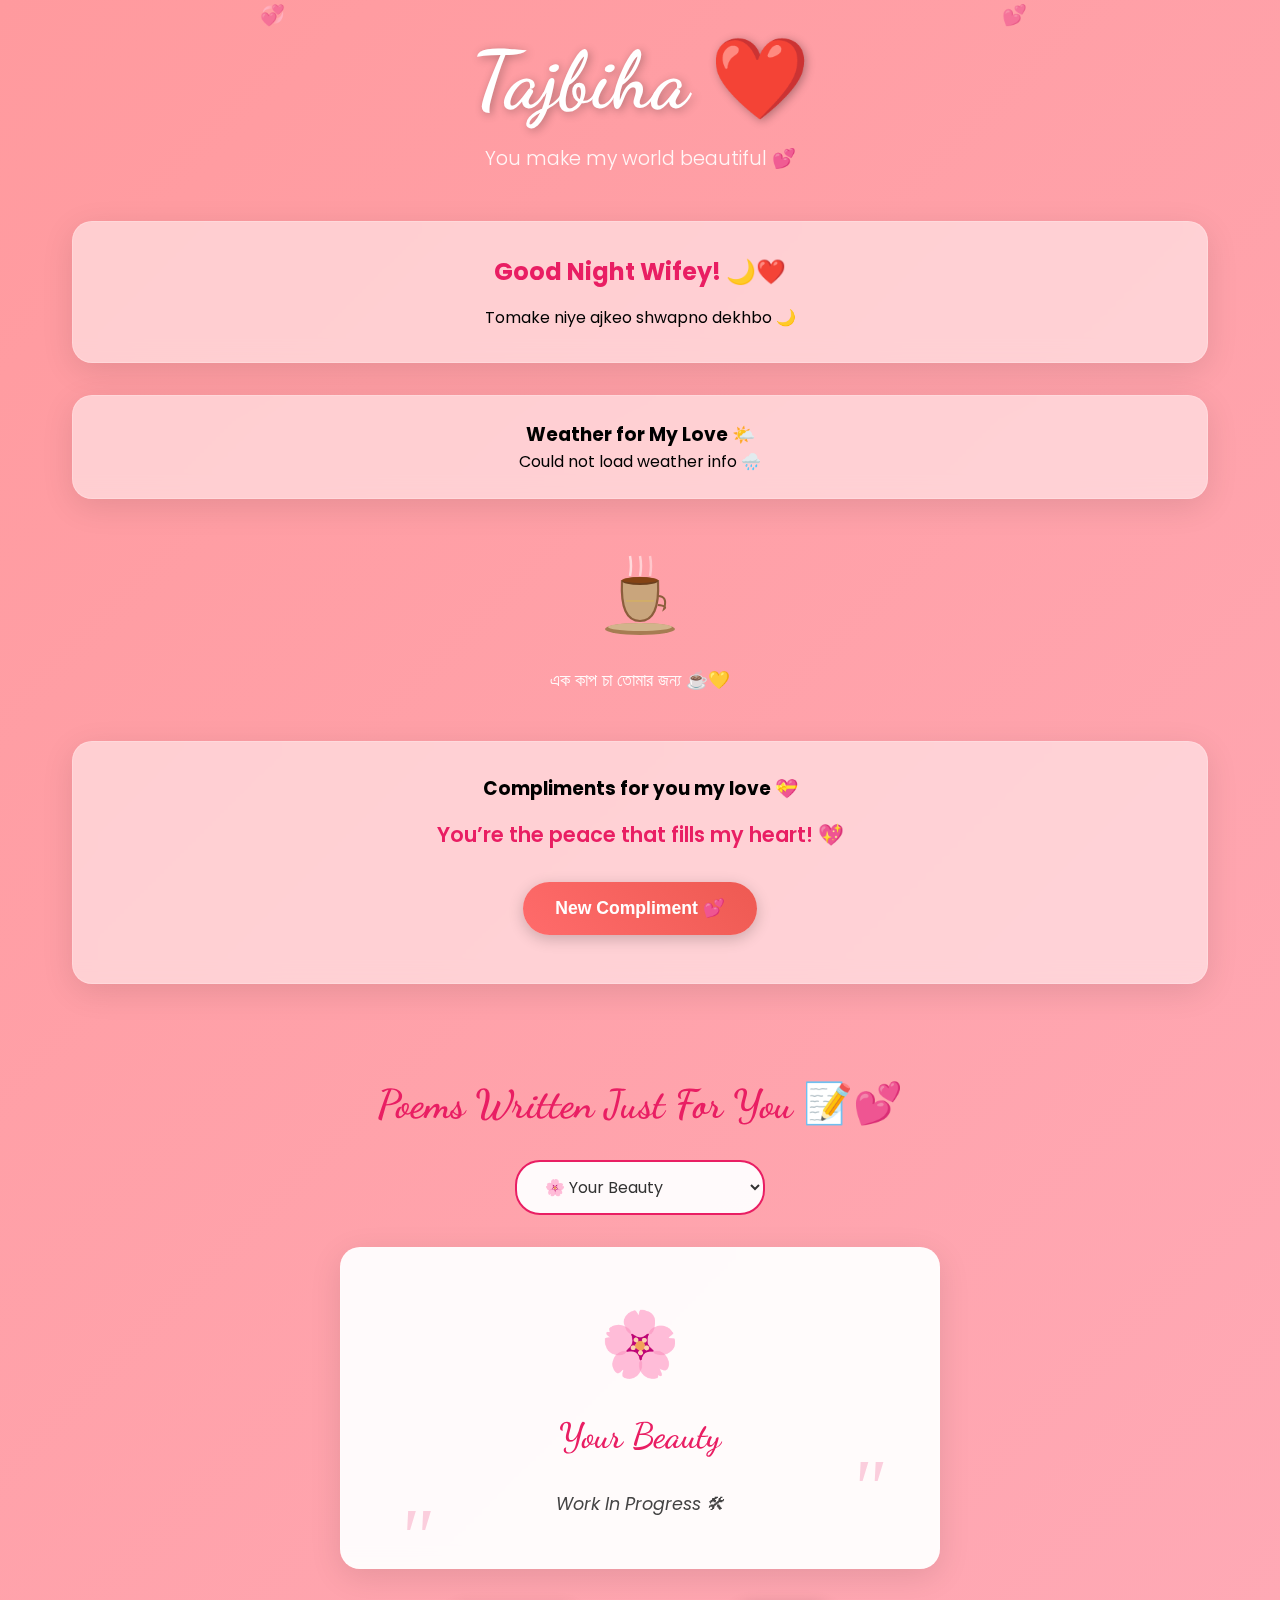
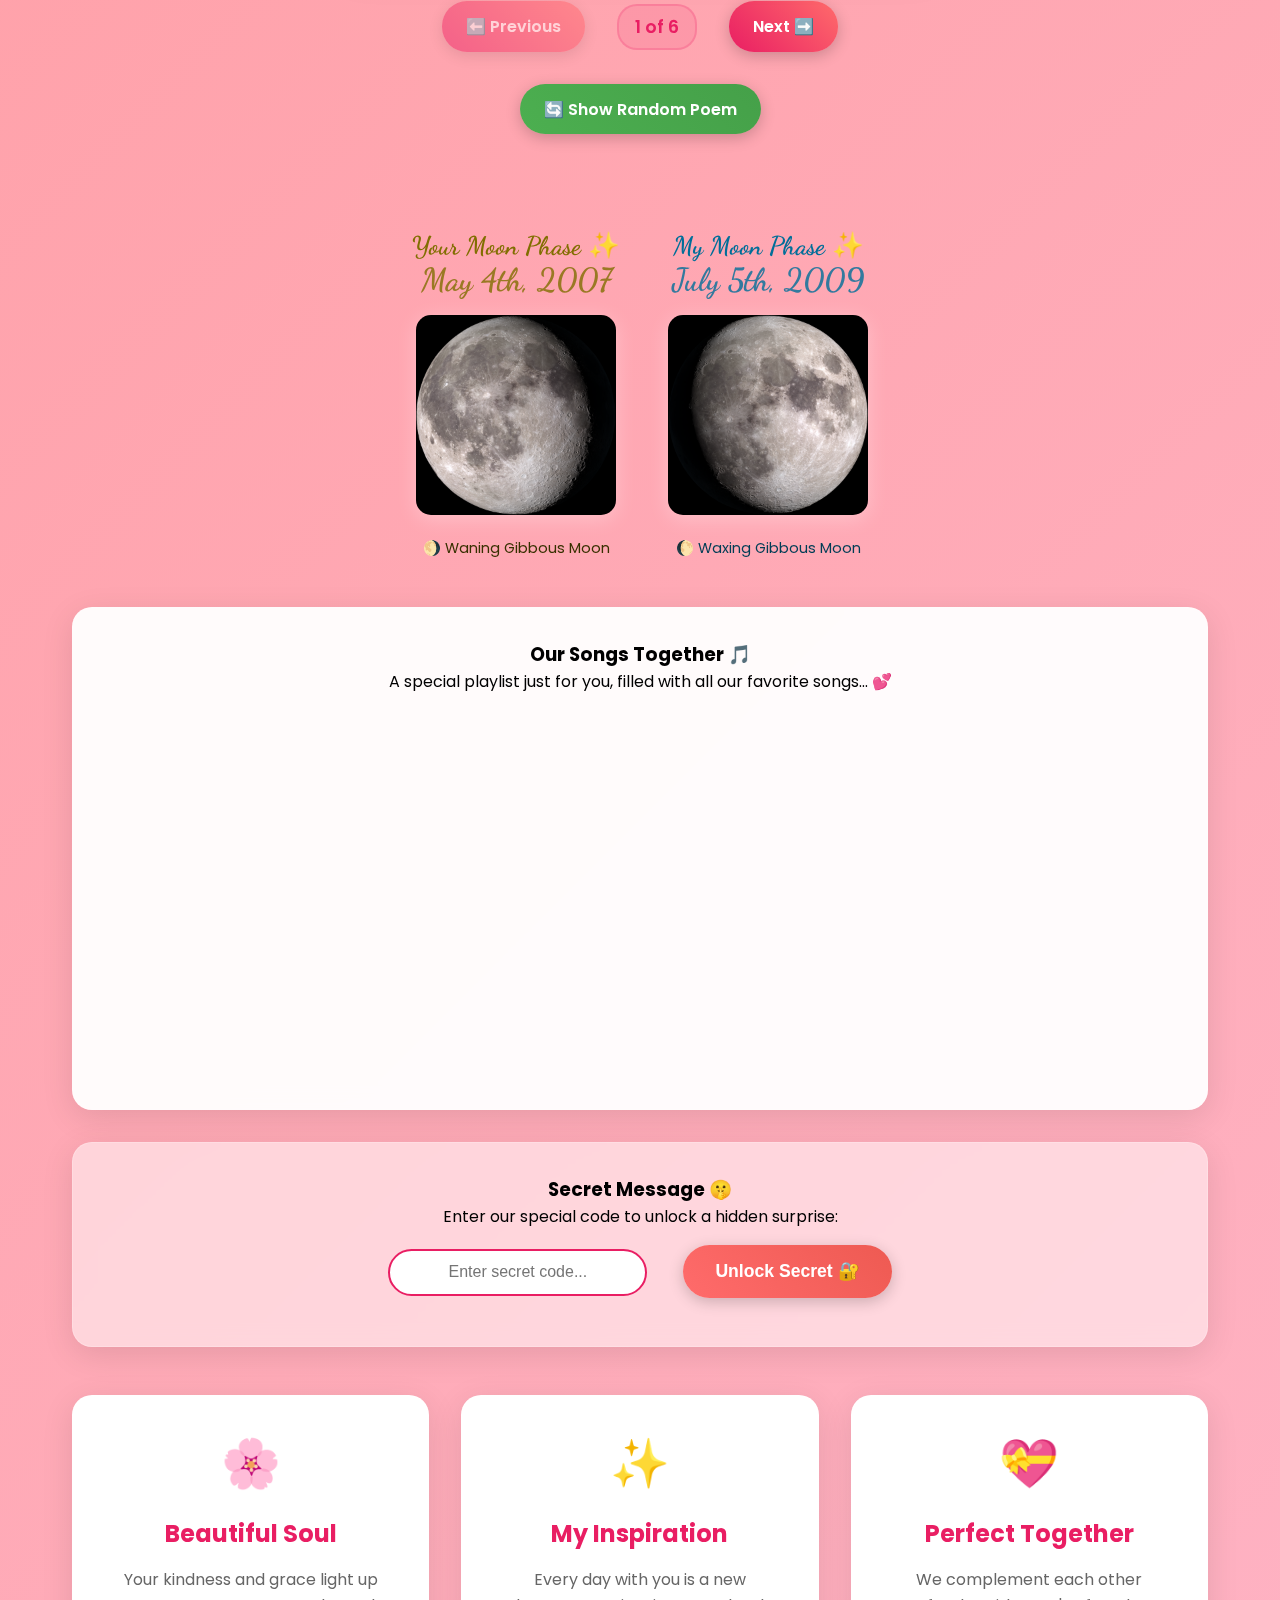
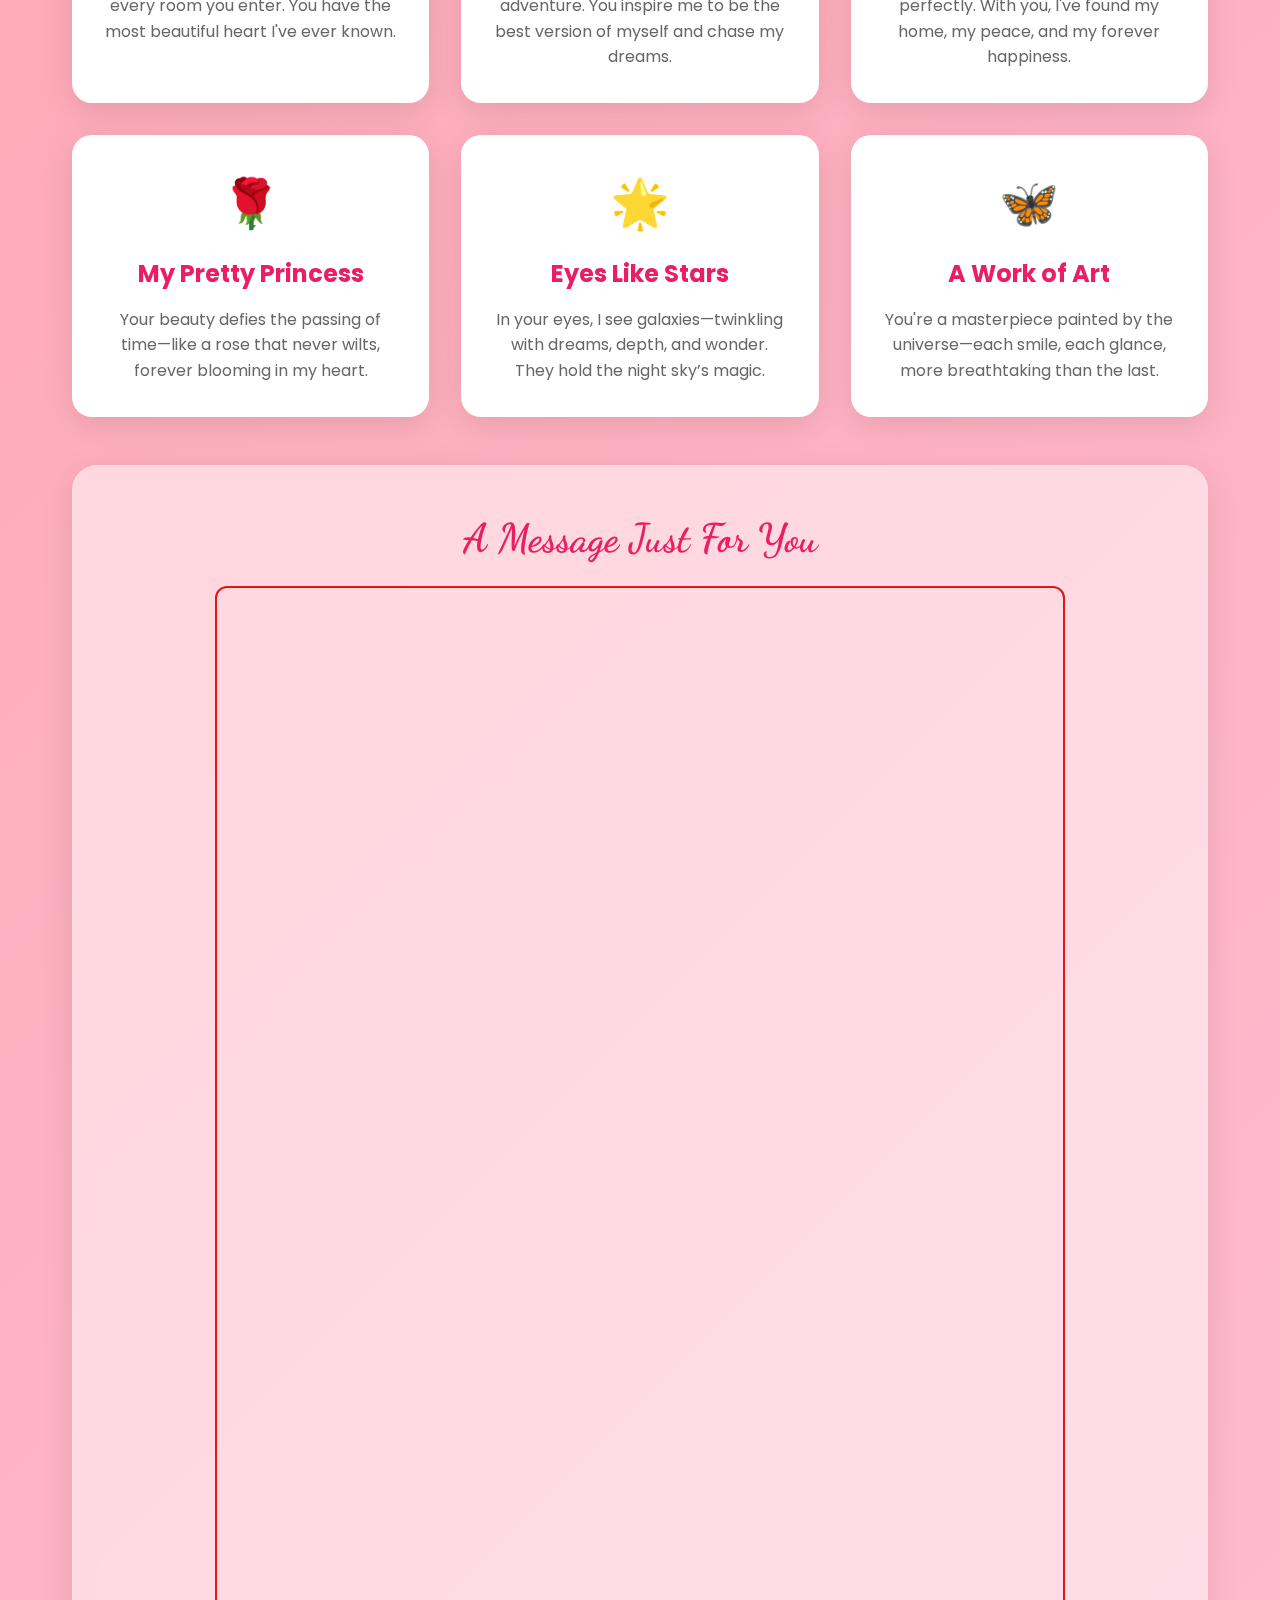
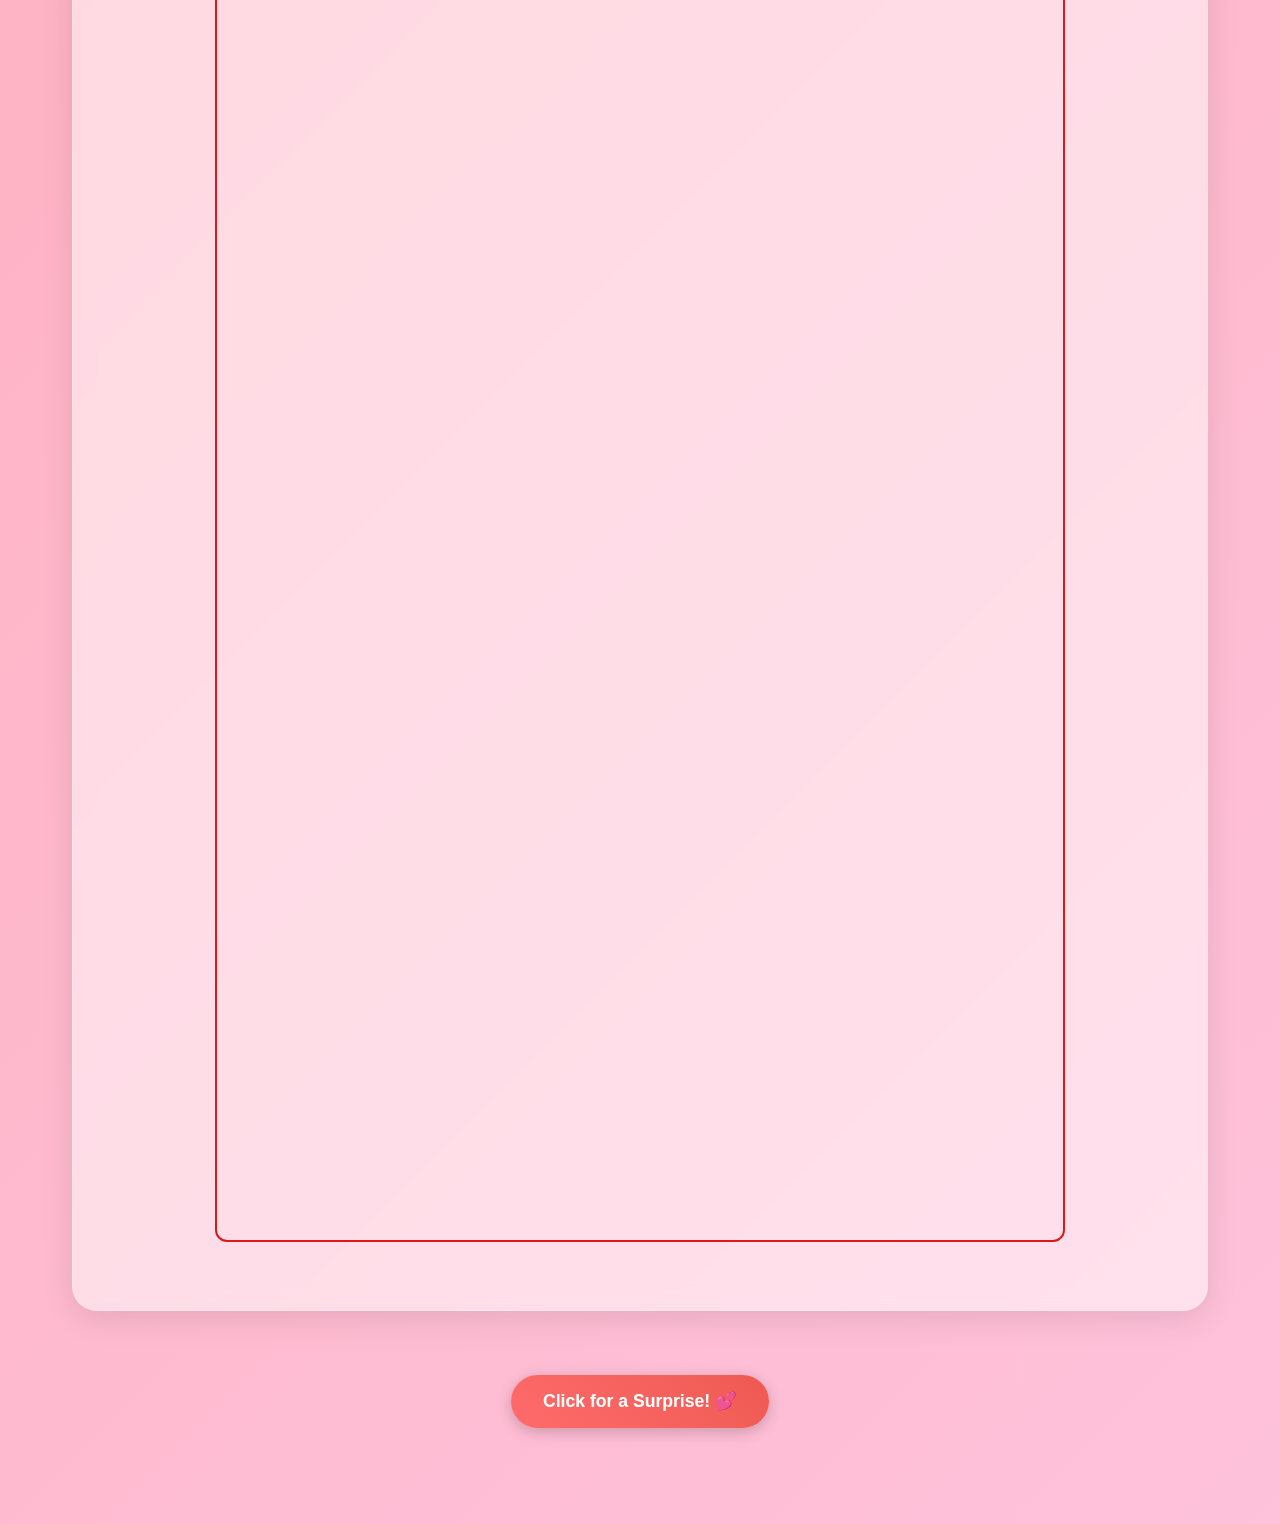
<file: index.html>
<!DOCTYPE html>
<html lang="en">
<head>
    <meta charset="UTF-8">
  <meta name="viewport" content="width=device-width, initial-scale=1.0, maximum-scale=1.0, user-scalable=no">
    <title>For My Beautiful Wifey ❤️</title>
    <link rel="stylesheet" href="style.css">
</head>
<body>
    <div id="loaderOverlay">
      <div id="pageLoader" class="loader"></div>
    </div>

    <div class="floating-hearts" id="hearts"></div>
    <div class="container">
        <header class="header">
            <h1 class="main-title">Tajbiha ❤️</h1>
            <p class="subtitle">You make my world beautiful 💕</p>
        </header>

        <!-- Time-based Message -->
        <div class="time-message">
            <h3 id="timeGreeting">Good Morning, Beautiful!</h3>
            <p id="timeMessage">Hope your day starts as wonderful as you are! ☀️</p>
        </div>

        <!-- Weather Widget -->
        <div class="weather-widget">
            <h3>Weather for My Love 🌤️</h3>
            <p id="weatherInfo">Checking the weather for you... 💕</p>
        </div>

        <!-- Animated Tea Cup -->
<div class="tea-section">
  <div class="tea-cup">
    <svg viewBox="0 0 120 120" xmlns="http://www.w3.org/2000/svg">
      <!-- Steam -->
      <g class="steam">
        <path d="M50 45 Q52 35 50 25" stroke="white" stroke-width="2.5" opacity="0.6" fill="none"/>
        <path d="M60 45 Q62 35 60 25" stroke="white" stroke-width="2.5" opacity="0.5" fill="none"/>
        <path d="M70 45 Q72 35 70 25" stroke="white" stroke-width="2.5" opacity="0.4" fill="none"/>
      </g>

      <!-- Saucer -->
      <ellipse cx="60" cy="98" rx="35" ry="6" fill="#A67C52"/>
      <ellipse cx="60" cy="96" rx="32" ry="4" fill="#D2B48C"/>

      <!-- Cup Body -->
      <path d="M42 50 Q40 90 60 90 Q80 90 78 50 Z" fill="#C9A57C" stroke="#8B5E3C" stroke-width="2.2"/>

      <!-- Tea Surface -->
      <ellipse cx="60" cy="50" rx="18" ry="4" fill="#6B3F1D"/>
      <ellipse cx="60" cy="49" rx="18" ry="3" fill="#8B4513" opacity="0.8"/>

      <!-- Optional Handle -->
      <path d="M78 65 Q88 65 84 78 Q88 75 78 74" stroke="#8B5E3C" stroke-width="2.0" fill="none"/>

      <!-- Subtle Design Line -->
      <line x1="46" y1="70" x2="74" y2="70" stroke="#FFD700" stroke-width="1" opacity="0.3"/>
    </svg>
  </div>
  <p style="color: rgba(255,255,255,0.95); font-size: 1.1rem; margin-top: 0.5rem;">
    এক কাপ চা তোমার জন্য ☕💛
  </p>
</div>

        <!-- Daily Compliment -->
        <div class="compliment-section">
            <h3> Compliments for you my love 💝</h3>
            <p class="compliment-text" id="dailyCompliment">You're absolutely radiant today!</p>
            <button class="love-button" onclick="generateCompliment()">New Compliment 💕</button>
        </div>

<!-- Poems Gallery -->
    <div class="poems-collection">
        <h3 class="collection-title">
            Poems Written Just For You 📝💕
        </h3>
        
        <div class="poem-selector">
            <select class="poem-dropdown" id="poemSelect">
                <option value="0">🌸 Your Beauty</option>
                <option value="1">🌙 Moonlit Dreams</option>
                <option value="2">💕 Forever Yours</option>
                <option value="3">🌹 My Rose</option>
                <option value="4">☕ Morning Tea</option>
                <option value="5">✨ My Everything</option>
            </select>
        </div>

        <div class="poem-display">
            <div class="poem-card-single" id="poemCard">
                <div class="poem-icon" id="poemIcon">🌸</div>
                <h4 class="poem-title" id="poemTitle">Your Beauty</h4>
                <div class="poem-content" id="poemContent">
                    In your eyes I see the stars,<br>
                    In your smile, the morning light,<br>
                    Every moment that we share,<br>
                    Makes my world infinitely bright.<br><br>
                    
                    Your laughter fills my heart with joy,<br>
                    Your voice, a melody so sweet,<br>
                    With you, my love, I am complete,<br>
                    My beautiful Tajbiha, so petite. 💖
                </div>
            </div>
        </div>

        <div class="poem-navigation">
            <button class="nav-button" id="prevBtn" onclick="previousPoem()">⬅️ Previous</button>
            <div class="poem-counter" id="poemCounter">1 of 6</div>
            <button class="nav-button" id="nextBtn" onclick="nextPoem()">Next ➡️</button>
        </div>

        <div style="text-align: center; margin-top: 1rem;">
            <button class="random-button" onclick="showRandomPoem()">🔄 Show Random Poem</button>
        </div>
    </div>
<!-- Real Moon Phases on Our Birthdays -->
<div style="display: flex; justify-content: center; gap: 3rem; margin: 3rem 0; flex-wrap: wrap;">
    
    <!-- PHT's Moon - May 4, 2007 -->
    <div style="text-align: center;">
        <h3 style="color: #816e00; margin-bottom: 1rem; font-family: 'Dancing Script', cursive; font-size: 1.6rem;">
            Your Moon Phase ✨<br>
            <span style="font-size: 2rem; opacity: 0.8;">May 4th, 2007</span>
        </h3>
        <img src="4-5-2007.png" alt="Waning Gibbous Moon - May 4, 2007" style="width: 200px; height: auto; border-radius: 15px; box-shadow: 0 4px 20px rgba(255,255,255,0.3);">
        <p style="color: #383000; font-size: 0.9rem; margin-top: 1rem;">🌖 Waning Gibbous Moon</p>
    </div>

    <!-- Your Moon - July 5, 2009 -->
    <div style="text-align: center;">
        <h3 style="color: #006e99; margin-bottom: 1rem; font-family: 'Dancing Script', cursive; font-size: 1.6rem;">
            My Moon Phase ✨<br>
            <span style="font-size: 2rem; opacity: 0.8;">July 5th, 2009</span>
        </h3>
        <img src="5-7-2009.png" alt="Waxing Gibbous Moon - July 5, 2009" style="width: 200px; height: auto; border-radius: 15px; box-shadow: 0 4px 20px rgba(255,255,255,0.3);">
        <p style="color: #003d55; font-size: 0.9rem; margin-top: 1rem;">🌔 Waxing Gibbous Moon</p>
    </div>

</div>

        <!-- Music Section -->
        <div class="music-section">
            <h3>Our Songs Together 🎵</h3>
            <p>A special playlist just for you, filled with all our favorite songs... 💕</p>
            <div style="margin-top: 1.5rem;">
                <iframe data-testid="embed-iframe" style="border-radius:12px" src="https://open.spotify.com/embed/playlist/524gb2FUyQLGzAjeaRQkiv?utm_source=generator&theme=0" width="100%" height="352" frameBorder="0" allowfullscreen="" allow="autoplay; clipboard-write; encrypted-media; fullscreen; picture-in-picture" loading="lazy"></iframe>
            </div>
        </div>

        <!-- Secret Code Section -->
        <div class="secret-section">
            <h3>Secret Message 🤫</h3>
            <p>Enter our special code to unlock a hidden surprise:</p>
            <input type="text" id="secretCode" class="secret-input" placeholder="Enter secret code..." maxlength="20">
            <button class="love-button" onclick="checkSecretCode()">Unlock Secret 🔐</button>
            <div id="secretMessage" class="hidden">
                <h3 style="color: #e91e63; margin-top: 1rem;">Secret Unlocked! 💝</h3>
                <p>You found it! Here's an extra special message just for you: You are the most incredible person I've ever met, and I fall in love with you more every single day. Thank you for being my everything. 💕✨</p>
            </div>
        </div>
        
<div class="content-grid">
    <div class="card">
        <span class="card-icon">🌸</span>
        <h3>Beautiful Soul</h3>
        <p>Your kindness and grace light up every room you enter. You have the most beautiful heart I've ever known.</p>
    </div>
    
    <div class="card">
        <span class="card-icon">✨</span>
        <h3>My Inspiration</h3>
        <p>Every day with you is a new adventure. You inspire me to be the best version of myself and chase my dreams.</p>
    </div>
    
    <div class="card">
        <span class="card-icon">💝</span>
        <h3>Perfect Together</h3>
        <p>We complement each other perfectly. With you, I've found my home, my peace, and my forever happiness.</p>
    </div>

    <div class="card">
        <span class="card-icon">🌹</span>
        <h3>My Pretty Princess</h3>
        <p>Your beauty defies the passing of time—like a rose that never wilts, forever blooming in my heart.</p>
    </div>

    <div class="card">
        <span class="card-icon">🌟</span>
        <h3>Eyes Like Stars</h3>
        <p>In your eyes, I see galaxies—twinkling with dreams, depth, and wonder. They hold the night sky’s magic.</p>
    </div>

    <div class="card">
        <span class="card-icon">🦋</span>
        <h3>A Work of Art</h3>
        <p>You're a masterpiece painted by the universe—each smile, each glance, more breathtaking than the last.</p>
    </div>
</div>
        
        <div class="love-message">
            <h2>A Message Just For You</h2>
<div id="docWrap" style="max-width:850px;margin:20px auto;border-radius:12px;overflow:hidden;border:2px solid #dc1818;position:relative;">
  <iframe id="docFrame"
    src="https://docs.google.com/document/d/e/2PACX-1vTrKrbQ9iSkCRTk205s-CQzOGDd3GSgC5klrpHteoR_BogvNr76aY_LWRIYR-dVDG8Jno_klfm8yao6/pub?embedded=true"
    style="position:absolute; top:0; left:0; width:1000px; height:1200px; border:0; transform-origin:0 0;"
    loading="lazy"></iframe>
</div>

<script>
(function(){
  const contentWidth = 450;   // approximate "paper" width inside the viewer — tune this
  const originalHeight = 1200; // iframe natural height — tune this
  const wrap = document.getElementById('docWrap');
  const frame = document.getElementById('docFrame');

  function rescale() {
    const wrapW = wrap.clientWidth;
    const scale = wrapW / contentWidth;
    const dpr = window.devicePixelRatio || 1;

    // prefer CSS zoom (keeps text crisp) for browsers that support it
    if ('zoom' in document.body.style) {
      frame.style.width = contentWidth + 'px';
      frame.style.height = originalHeight + 'px';
      frame.style.transform = '';         // clear transform fallback
      frame.style.zoom = scale;           // Chrome/Safari/Edge
      // center by shifting left (because iframe width is contentWidth*zoom visually)
      frame.style.left = ((wrapW - contentWidth * scale) / 2) + 'px';
    } else {
      // Firefox fallback: render at higher internal resolution then scale down
      frame.style.zoom = '';              // ensure zoom not set
      frame.style.width = (contentWidth * dpr) + 'px';
      frame.style.height = (originalHeight * dpr) + 'px';
      // scale down by dpr as well to stay crisp
      const finalScale = (wrapW / contentWidth) / dpr;
      frame.style.transform = 'scale(' + finalScale + ')';
      // center: because transform origin is 0 0, compute left offset in unscaled coords
      const leftUnscaled = (wrapW / finalScale - contentWidth * dpr) / 2;
      frame.style.left = leftUnscaled + 'px';
    }

    // wrapper height must match the scaled iframe
    wrap.style.height = (originalHeight * scale) + 'px';
  }

  window.addEventListener('resize', rescale);
  window.addEventListener('orientationchange', rescale);
  document.addEventListener('DOMContentLoaded', rescale);
  rescale();
})();
</script>


        </div>
        
        <div class="interactive-section">
            <button class="love-button" onclick="showLove()">Click for a Surprise! 💕</button>
        </div>
    </div>
    
    <script>
        // Create floating hearts
        function createHeart() {
            const heart = document.createElement('div');
            const emojis = ['💖', '💗', '💘', '💝', '💞', '💕'];
            heart.className = 'heart';
            heart.innerHTML = emojis[Math.floor(Math.random() * emojis.length)];
            heart.style.left = Math.random() * 100 + '%';
            heart.style.animationDelay = Math.random() * 6 + 's';
            heart.style.animationDuration = (Math.random() * 3 + 6) + 's';
            document.getElementById('hearts').appendChild(heart);
            
            setTimeout(() => {
                heart.remove();
            }, 9000);
        }
        
        // Create hearts periodically
        setInterval(createHeart, 400);

function updateTimeMessage() {
  const now = new Date();
  const hour = now.getHours();
  const greeting = document.getElementById('timeGreeting');
  const message = document.getElementById('timeMessage');

  // Seeded random number based on current date (so it changes daily but remains the same each day)
  const todaySeed = now.getFullYear() * 10000 + (now.getMonth() + 1) * 100 + now.getDate();
  const randIndex = (seed, length) => seed % length;

    const morningMessages = [
        "Hope your day starts as wonderful as you are! I love you pretty lady ❤️",
        "A new day, another chance to fall in love with you again 💖",
        "Morning sunshine! You're the best part of my every day ☀️",
        "Smile today, my love! You're the reason I smile too 💕",
        "Every morning I thank the universe for you 🌸",
        "You light up my mornings just by existing 🌼",
        "Wake up and shine, jaan! You're my everything ❤️",
        "Good morning jaan, just wanted to remind you – you're loved deeply 🥰",
        "My mornings are incomplete without thinking of you 💌",
        "Rise and shine! You’re my forever favorite ☀️❤️",
        "Shuvo shokal jaanu! Tomar shundor hashi ta diye din ta shuru koro ☀️",
        "Apni amar sokaler prothom vabna, ar sharadin er bhalobasha 💖",
        "Ajker sokal tao tomar motoi shundor, wait nah nah tomar thike kom shundor 💕",
        "Shudhu apnr kothai vabte vabte sokal ta kete jay ❤️",
        "Sokal holo – ar amar mon abaro tomar kache gelo ❤️",
    ];

    const noonMessages = [
        "Dupur e kintu onk gorom, paani khaio beshi beshi ar rod e jaio nah. Always Thinking of you! 💫",
        "Hope your lunch is tasty and your day is going smooth 🍛💖",
        "Take a break and think of me, just like I always do 😘",
        "Midday reminder: You're amazing and I'm lucky 💛",
        "Ar ektu pore ei din tao sesh hoye jabe, kintu tomar jonno amar bhalobasha sesh hobe na ❤️",
        "Ami sure apnake ekhono onk shundor lagche, ei gorom er moddheo 🔥",
        "Judi pashe thaktam akhn tahole chaya hoye daray thaktam tomar jonno ❤️",
        "Lunch time toh hoye gelo, apnr khabar er sathe ektu amar bhalobasha o mix kore nien 💕",
        "apnr hashi dekhle surjo aro jola shuru korbe ☀️",
    ];


    const afternoonMessages = [
        "Hope your afternoon is as pretty as you are! chaa khaio biscuit er sathe!! 💕",
        "Afternoon hugs from me to you! Miss you always 💌",
        "Don't forget to smile, beautiful 🌼",
        "Sending you warmth and sunshine this afternoon ☀️",
        "Bhalobasha o chaa moto – tomar sathe aro mishti lage ☕💕",
        "Afternoon tea with you would be the perfect break 🍪❤️",
        "Ektu chhaya e bosho, ar rest koro pakhi ❤️",
        "Mon ta bolche tomar sathe ekta bikal er adda dorkar 🍛",
        "Cha khaiso biscuit er sathe? Na hole ami delivery pathacchi 😋",
        "Tomar chinta chara bikal ta khali khali lage 💭",
        "Afternoon e shobai tired thake, tumi chara 😌",
        "Btw Tomar chul gula bikal er alo te aro shundor lage 🌇",
        "Ektu rest koro jaan, amio korchiii 🤗",
        "Mon chacche tomar pashe boshe boshe chaa khawar ☕",
    ];

    const eveningMessages = [
        "Shondha hoye gese sharadin e tired hoye geso nischoi rest koro ektu ! Sending hugs! 🤗",
        "Evenings are better when I think of you 🌇💖",
        "Hope your evening is peaceful and warm, just like your heart 🌃",
        "Sit back, relax, and know I love you endlessly 🥰",
        "Shondha hoye gese, aar ami tomar kotha chhara kichu bhabte pari na 🥺",
        "Shundor ekta walk er jonno tumi chara kaoke lage nah 🥹",
        "Shondha manei tomar chinta 😌",
        "Ajke shondhay ekta virtual hug pathacchi 🤗"
    ];


    const nightMessages = [

        "Bhalo moto chinta chara ekta ghum daw. I Love you Jaan! ✨❤️",
        "Sweet dreams my love, you deserve the world 🌙",
        "Tonight, like always, I’m thinking of you 💭❤️",
        "Sleep tight, my precious. Tomorrow will be beautiful with you in it 🌌",
        "Raat jotoi lomba hok, amar bhalobasha tomar sathe thakbe 💖",
        "Tomake niye nijer sathe nijer golpo korar shomoy hoyechhe abar 🌆",
        "Shwapno dekha shuru kore dao, ami o achhi oi swapno te 💭❤️",
        "Tomar ghum amar moner shanti 🕊️",
        "Tomake niye ajkeo shwapno dekhbo 🌙",
        "Ei raat ta shudhu tomar kotha bhabte bhabte sesh hoye jabe 💕",
        "Good night shona, kalke abar tomar bhalobasha diye din shuru korbo ❤️",
        "Chader alo thekeo beshi shundor tumi, jaan 🌝",
    ];

  if (hour >= 7 && hour < 13) {
    greeting.textContent = "Good Morning, My Love! ☀️❤️";
    message.textContent = morningMessages[randIndex(todaySeed, morningMessages.length)];
  } else if (hour >= 13 && hour < 16) {
    greeting.textContent = "Good Noon, Sunshine! 🌞";
    message.textContent = noonMessages[randIndex(todaySeed, noonMessages.length)];
  } else if (hour >= 16 && hour < 18) {
    greeting.textContent = "Good Afternoon, Love! 🌤️";
    message.textContent = afternoonMessages[randIndex(todaySeed, afternoonMessages.length)];
  } else if (hour >= 18 && hour < 22) {
    greeting.textContent = "Good Evening, Sweetheart! 🌆";
    message.textContent = eveningMessages[randIndex(todaySeed, eveningMessages.length)];
  } else {
    greeting.textContent = "Good Night Wifey! 🌙❤️";
    message.textContent = nightMessages[randIndex(todaySeed, nightMessages.length)];
  }
}


        // Weather simulation (replace with real API in production)
function updateWeather() {
  const weatherInfo = document.getElementById('weatherInfo');
  const apiKey = '3b9c041a4afd451299e224831250406'; // ✅ No trailing space
  const location = 'Dhaka, Bangladesh';

  weatherInfo.textContent = 'Loading weather...'; // Optional: UX feedback

  fetch(`https://api.weatherapi.com/v1/current.json?key=${apiKey}&q=${encodeURIComponent(location)}&aqi=no`)
    .then(response => {
      if (!response.ok) throw new Error('Network response was not ok');
      return response.json();
    })
    .then(data => {
      const temp = data.current.temp_c;
      const condition = data.current.condition.text;
      const icon = data.current.condition.icon;
      weatherInfo.innerHTML = `
        <img src="https:${icon}" alt="${condition}" style="vertical-align:middle; width:24px; height:24px;">
        It's ${condition.toLowerCase()} in Nawabganj, ${temp}°C 🌡️
      `;
    })
    .catch(error => {
      console.error('Weather API error:', error);
      weatherInfo.textContent = 'Could not load weather info 🌧️';
    });
}




        // Daily compliments
const compliments = [
     "Your smile lights up the entire universe! ✨",
    "You're more beautiful than any sunset I've ever seen! 🌅",
    "Your laugh is my favorite melody! 🎵",
    "You make ordinary moments feel magical! ✨",
    "Your kindness makes the world a better place! 🌍",
    "You're absolutely radiant! 💫",
    "Your intelligence amazes me every day! 🧠",
    "You have the most beautiful soul my love! ",
    "You're my favorite notification! 📱",
    "You make everything better just by being you! 🌟",
    "Your eyes sparkle brighter than all the stars combined! ⭐",
    "You're the reason I believe in love! ✨",
    "You feel like home! 🏠",
    "You're more precious than any treasure! 💎",
    "Your voice is sweeter than honey! 🎶",
    "When you smile, my life gets better! 😊",
    "You're the missing piece to my puzzle! 🧩",
    "You bring sunshine to my cloudiest days! ☀️",
    "You're really charming! 💖",
    "You make love feel easy! 💘",
    "Every time I see you, my heart skips a beat! 💓",
    "You're the definition of grace and beauty! 👑",
    "You glow even in the darkest places! ✨",
    "You're my happiness! 🎁",
    "You have a heart as big as the ocean! 🌊",
    "You're more refreshing than morning dew! 🌿",
    "Being with you feels like a dream I never want to wake up from! 💤",
    "You're the calm in every storm! 🌈",
    "You inspire me to be a better person every day! 🌟",
    "You're my happy place! 🧸",
    "You're my poetry! 📖",
    "Your beauty makes nature jealous! 🌹",
    "You make my heart happy! 🤍",
    "You're sweeter than my favorite dessert! 🍰",
    "You bring out the best in me! 🕊️",
    "You're a living masterpiece! 🎨",
    "You're more magical than fairy tales! 🧚",
    "You're the reason behind my smile! 😄",
    "You make my heart dance! 💃",
    "You're proof that angels really exist! 😇",
    "You light up my life! 🌃",
    "You're my favorite hello and my hardest goodbye! 👋",
    "You outshine the moon! 🌕",
    "You're beautifully unique! ❄️",
    "You're a wish I never knew I made! 🌠",
    "You're the noor in my eyes! ✨",
    "You give the stars a reason to shine! 🌌",
    "You make my world colorful! 🌈",
    "You're the reason my heart beats! ❤️",
    "You're the cherry on top of my life! 🍒",
    "You make every second feel special! ⏳",
    "You’re simply unforgettable! 🧠",
    "You're the muse behind my writings! 🎨",
    "You're prettier than sunshine mixed with stardust! ☀️✨",
    "You're my daily dose of joy! 💊",
    "You're the kind of beautiful that can’t be captured in words! 📝",
    "You make the time stop when you're near! ⏰",
    "You're better than all my favorite things combined! 🎧",
    "You're every reason I believe in love! 💖",
    "You're sweeter than honey and warmer than sunshine! 🍯☀️",
    "You're my heart's favorite rhythm! 🥁",
    "You're the reason flowers bloom brighter! 🌸",
    "You're the peace to my chaos! 🕊️",
    "You're a gift I never expected but always needed! 🎁",
    "You're the melody my soul dances to! 🎼",
    "You're more stunning than fireworks! 🎆",
    "You’re my calm after every storm! ☔",
    "You're love in its purest form! 💗",
    "You're the adventure I never want to end! 🌍",
    "You're my star in the darkest sky! 🌟",
    "You’re the magic in my ordinary life! ✨",
    "You're the gentle breeze on a hot day! 🌬️",
    "You're the sparkle I never want to lose! 💫",
    "You're more soothing than a lullaby! 🎵",
    "You're the smile I wait for all day! 😊",
    "You're my reason to believe in forever! ♾️",
    "You're the most beautiful chapter of my story! 📖",
    "You're the warmth in my favorite memory! 🔥",
    "You're like a song stuck in my head—but I love it! 🎶",
    "You're the soft whisper in my loudest thoughts! 🌙",
    "You’re the peace that fills my heart! 💖",
    "If people were rain, I am a drizzle and you are a hurricane.! 🍀",
    "You're the joy behind my best days! 😍",
    "You're like a rainbow after every storm! 🌈",
    "You're the mystery I never want to solve! 🔍",
    "You're the scent of my favorite flower! 🌹",
    "You're the reason I look forward to tomorrow! 🌞",
    "You’re the softest part of my hardest days! 🤗",
    "You’re my heart’s compass! 🧭",
    "You're the inspiration behind every smile I wear! 😊",
    "You're more comforting than my favorite blanket! 🛏️",
    "You're the reason love songs make sense! 🎤",
    "You're the calm melody in a noisy world! 🎶",
    "You're the sparkle my heart wears proudly! 💎",
    "You're a blessing in human form! 🙏",
    "You're the fairy tale ending I never thought I’d find! 📚",
    "You're the magic in every moment we share! ✨",
    "You're the fire in my soul and the light in my eyes! 🔥",
    "Ashraful Makhluqat Der Moddhe Top E Tumi 👑",
    "You Are The Kind Of Beautiful Jeta Niye Kobi Ra Kobita Likhe ✍️💖",
    "Arekta Tory Banaite Hoile Ei Universe Er Arekbar Jonmo Hoite Hobe 🌌💫",
    "You Are The Noor Of My Eyes 👁️✨",
    "You Bring Peace To My Heart 🕊️❤️",
    "Je Mati Diye Tomake Banaise Ami 100% Sure Oi Mati Jannat Er Shobche Shundor Jayga Thike Nise Allah 🌸",
    "Jannat E Ekta Boro Shundor Gach Lagaite Bolbo Allah Ke 🌳 Oi Gach Er Niche Boisha Boisha Golpo Korbo Tmr Sathe 🥹📖",
    "Your Soul Is Really Beautiful My love 💞🌷",
    "Tomake Dekhle Emnei Mon Bhalo Hoye jay 😊❤️",
    "Judi Apnr Jonno Jaan o Diye Dite Hoy, Diye Dilam Kono Shomossha Nai❤️🗡️",
    "Tomar Chokh E Ami Amar Duniya Dekhi 👀🌍",
    "I Really Love Your Eyes. Biyer Pore Toh Sharardin Takay Thakbo Ami 😍👰",
    "Richest Man Alive Because I Have You 💰👸",
    "Sharadin Apnr Kothai Ghure Mathay 🧠💭",
    "It's Written By Allah And We Are Meant To Be Together 📖💞",
    "Tomake Dekhle Shanti Lage 🫶",
    "Proudly Bolte Parbo: Lover Of The Moon 🌙❤️",
    "Chaad Tomar Smne Kichui Nah, You Are Much Much More Beautiful Than The Moon 🌙❌ 🫵🏻✔",
    "Our Story Does Not End In A Heartbreak Don't Worry I am Gonna Marry You 💍 Kotha Jehuto Disi, Kotha Rakhbo! 🤞",
    "Fid-Dunya, Wal-Akhirah IN-SHA-ALLAH 🌸",
    "Prithibir Shob Ful Milaileo Tmr Dharer Kache Jaite Parbe Nah Shondorjo Te 🌺🥀💐",
    "You Are All I Need 🫀",
    "Tumi E Amar Shob Jaan Pakhi 🐦💓",
    "Tomake Chara Ar Asei Ki Amar Kache 😢💔",
    "Tmr Hashi Onk Shundor Jaan Pakhi 😄🌟 Kokhono Hasha Thamaio Nah ❤️",
    "Amar Jibon Er Shobche Mulloban Shomoy Hocche Jei Gula Tomar Sathe Katai ⏳💝",
    "Sharadin Miss Kori Tomake, Tomake Chara Shotti Kichui Bhalo Lage Nah 😞🕯️",
    "Ami Jibon Bacha Shuru Korsi Tomake Pawar Por Thike 🌈🌱",
    "Amar Shuru Amar Sesh Shob Tumi 🔁❤️",
    "Onk Kotha Jomay Rakhsi Tomake Bolar Jonno 📝💬",
    "Princess 👑",
    "Pretty Lady 💃🌹",
    "My Girl 💘",
    "Wifeyyyyy 💍👰",
    "Koliza 🫀",
    "Pakhi 🕊️",
    "Chaad 🌙",
    "You Are My Forever ♾️❤️"
];



        function generateCompliment() {
            const complimentElement = document.getElementById('dailyCompliment');
            const randomCompliment = compliments[Math.floor(Math.random() * compliments.length)];
            complimentElement.textContent = randomCompliment;
            complimentElement.style.animation = 'pulse 1s ease-in-out';
            setTimeout(() => {
                complimentElement.style.animation = '';
            }, 1000);
        }

        // Secret codes
const secretCodes = {
    'iloveyou': 'Secret Unlocked! 💝\nYou found it! Here\'s an extra special message: You are the most incredible person I\'ve ever met! 💕',
    'i love you': 'Secret Unlocked! 💝\nYou found it! Here\'s an extra special message: You are the most incredible person I\'ve ever met! 💕',
    'forever': 'Forever Code Unlocked! ♾️\nYou and me, always and forever. Nothing will ever change that. Fid-Dunya, Wal-Akhirah! 💕',
    'tory': 'TORY Special! 👑\nYou\'re my queen, my everything, my forever person. i love you jaan! 💖',
    'cha': 'Cha Code! ☕\nJust like how chai makes everything better, you make my life perfect! ☕💕',
    'beautiful': 'Beauty Code! 🌸\nYou\'re not just beautiful outside, but your heart is the most beautiful thing I know! 💖',
    'rysh': 'SUPER SECRET CODE! 💣\nAyhay Onk Bhalo laglo tumi mone rakhso eita akhono, dhonnobad my love 💖',
    '0405': 'Birthday Special! 🎂\nAmar Favourite date shobche special date amar kache eita. i love you pakhi! 💖',
    '1234': 'ehh eto easy nah!\nHEHE',
    'tajbiha': 'TAJBIHA Special! 👑\nYou\'re my queen, my everything, my forever person. i love you jaan! 💖',
};

function checkSecretCode() {
    const input = document.getElementById('secretCode').value.toLowerCase().trim();
    const messageDiv = document.getElementById('secretMessage');
    
    if (secretCodes[input]) {
        const lines = secretCodes[input].split('\n');
        messageDiv.innerHTML = `<h3 style="color: #e91e63; margin-top: 1rem;">${lines[0]}</h3><p>${lines[1]}</p>`;
        messageDiv.classList.remove('hidden');
        messageDiv.style.animation = 'fadeInUp 0.5s ease-out';
    } else if (input) {
        messageDiv.innerHTML = `<p style="color: #666; margin-top: 1rem;">Not quite right! Try again... 💕<br><small>Hint: Think about what I always tell you! 😊</small></p>`;
        messageDiv.classList.remove('hidden');
    }
}

        // Personal song simulation
        function playPersonalSong() {
            const musicPlayer = document.getElementById('musicPlayer');
            musicPlayer.classList.remove('hidden');
            musicPlayer.style.animation = 'fadeInUp 0.5s ease-out';
            
            // Simulate playing
            setTimeout(() => {
                musicPlayer.innerHTML = `
                    <p style="margin-top: 1rem; font-style: italic; color: #666;">
                        🎵 *Soft humming of your favorite song* 🎵<br>
                        "La la la... thinking of you..." 💕<br>
                        <small>(This is where your actual recording would play! 🎤)</small>
                    </p>
                `;
            }, 1000);
        }
        
        // Interactive functions
        function showLove() {
             window.location.href = "games.html";
        }
        
        function playMusic() {
            // Removed - no longer needed
        }

        // Initialize time-based content on page load
        function initializePage() {
            updateTimeMessage();
            updateWeather();
            generateCompliment();
            
            // Update time message every minute
            setInterval(updateTimeMessage, 60000);
            
            // Update weather every 30 minutes
            setInterval(updateWeather, 1800000);
        }

        // Add sparkle effect to title
        setInterval(() => {
            const title = document.querySelector('.main-title');
            title.classList.add('sparkle');
            setTimeout(() => title.classList.remove('sparkle'), 1500);
        }, 5000);

        // Allow Enter key for secret code
        document.getElementById('secretCode').addEventListener('keypress', function(e) {
            if (e.key === 'Enter') {
                checkSecretCode();
            }
        });
        
        // CSS for fadeOut animation
        const style = document.createElement('style');
        style.textContent = `
            @keyframes fadeOut {
                from { opacity: 1; transform: translate(-50%, -50%) scale(1); }
                to { opacity: 0; transform: translate(-50%, -50%) scale(0.8); }
            }
        `;
        document.head.appendChild(style);

        // Initialize everything when page loads
        window.addEventListener('load', initializePage);
        
window.addEventListener('DOMContentLoaded', () => {
  document.getElementById('loaderOverlay').style.display = 'flex';
});

window.addEventListener('load', () => {
  const overlay = document.getElementById('loaderOverlay');
  overlay.classList.add('hidden');
  setTimeout(() => overlay.style.display = 'none', 400);
});


    </script>
    <script>
        const poems = [
            {
                icon: "🌸",
                title: "Your Beauty",
                content: `Work In Progress 🛠`
            },
            {
                icon: "🌙",
                title: "Moonlit Dreams",
                content: `Work In Progress 🛠`
            },
            {
                icon: "💕",
                title: "Forever Yours",
                content: `Work In Progress 🛠`
            },
            {
                icon: "🌹",
                title: "My Rose",
                content: `Work In Progress 🛠`
            },
            {
                icon: "☕",
                title: "Morning Tea",
                content: `Work In Progress 🛠`
            },
            {
                icon: "✨",
                title: "My Everything",
                content: `Work In Progress 🛠`
            }
        ];

        let currentPoemIndex = 0;

        function displayPoem(index) {
            const poem = poems[index];
            const poemCard = document.getElementById('poemCard');
            
            // Add fade out effect
            poemCard.style.opacity = '0';
            poemCard.style.transform = 'translateY(10px)';
            
            setTimeout(() => {
                document.getElementById('poemIcon').textContent = poem.icon;
                document.getElementById('poemTitle').textContent = poem.title;
                document.getElementById('poemContent').innerHTML = poem.content;
                document.getElementById('poemCounter').textContent = `${index + 1} of ${poems.length}`;
                document.getElementById('poemSelect').value = index;
                
                // Update navigation buttons
                document.getElementById('prevBtn').disabled = index === 0;
                document.getElementById('nextBtn').disabled = index === poems.length - 1;
                
                // Add fade in effect
                poemCard.style.opacity = '1';
                poemCard.style.transform = 'translateY(0)';
            }, 150);
        }

        function nextPoem() {
            if (currentPoemIndex < poems.length - 1) {
                currentPoemIndex++;
                displayPoem(currentPoemIndex);
            }
        }

        function previousPoem() {
            if (currentPoemIndex > 0) {
                currentPoemIndex--;
                displayPoem(currentPoemIndex);
            }
        }

        function showRandomPoem() {
            const randomIndex = Math.floor(Math.random() * poems.length);
            currentPoemIndex = randomIndex;
            displayPoem(currentPoemIndex);
        }

        // Dropdown change handler
        document.getElementById('poemSelect').addEventListener('change', function() {
            currentPoemIndex = parseInt(this.value);
            displayPoem(currentPoemIndex);
        });

        // Keyboard navigation
        document.addEventListener('keydown', function(e) {
            if (e.key === 'ArrowRight' || e.key === ' ') {
                e.preventDefault();
                nextPoem();
            } else if (e.key === 'ArrowLeft') {
                e.preventDefault();
                previousPoem();
            } else if (e.key === 'r' || e.key === 'R') {
                e.preventDefault();
                showRandomPoem();
            }
        });

        // Initialize
        displayPoem(0);
    </script>
</body>
</html>
</file>
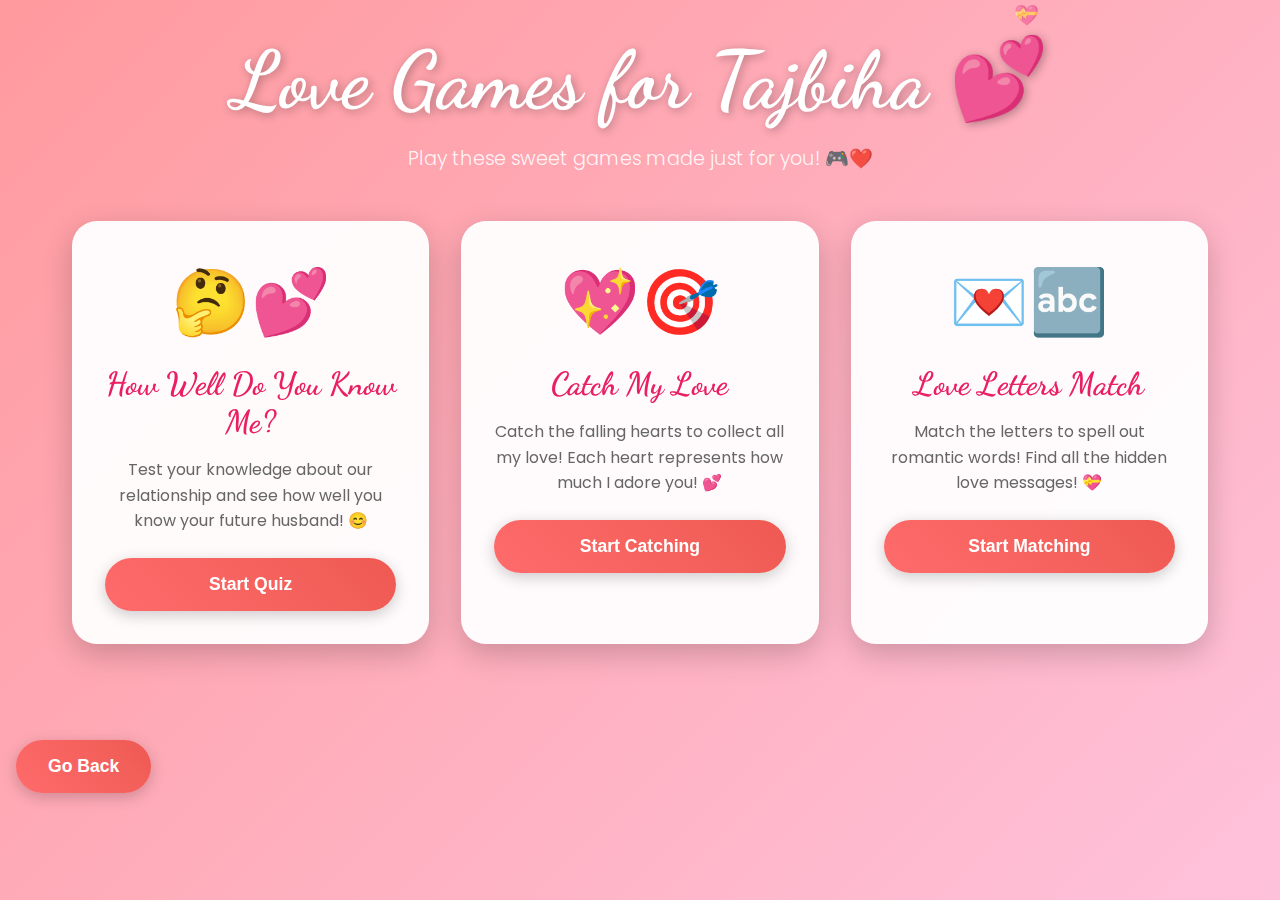
<file: games.html>
<!DOCTYPE html>
<html lang="en">
<head>
    <meta charset="UTF-8">
  <meta name="viewport" content="width=device-width, initial-scale=1.0, maximum-scale=1.0, user-scalable=no">
    <title>Love Games for Tajbiha ❤️</title>
    <link href="https://fonts.googleapis.com/css2?family=Poppins:wght@300;400;600;700&family=Dancing+Script:wght@400;700&display=swap" rel="stylesheet">
    <style>
        * {
            margin: 0;
            padding: 0;
            box-sizing: border-box;
        }
            .love-button {
            background: linear-gradient(45deg, #ff6b6b, #ee5a52);
            color: white;
            border: none;
            padding: 1rem 2rem;
            border-radius: 50px;
            font-size: 1.1rem;
            font-weight: 600;
            cursor: pointer;
            transition: all 0.3s ease;
            box-shadow: 0 4px 15px rgba(0,0,0,0.2);
            margin: 1rem;
        }
        
        .love-button:hover {
            transform: translateY(-3px);
            box-shadow: 0 6px 20px rgba(0,0,0,0.3);
            background: linear-gradient(45deg, #ee5a52, #ff6b6b);
        }
        body {
            font-family: 'Poppins', sans-serif;
            background: linear-gradient(-45deg, #ff9a9e, #fecfef, #fecfef, #ff9a9e);
            background-size: 400% 400%;
            animation: gradientShift 15s ease infinite;
            min-height: 100vh;
            overflow-x: hidden;
        }
        
        @keyframes gradientShift {
            0% { background-position: 0% 50%; }
            50% { background-position: 100% 50%; }
            100% { background-position: 0% 50%; }
        }
        
        .container {
            max-width: 1200px;
            margin: 0 auto;
            padding: 2rem;
        }
        
        .header {
            text-align: center;
            margin-bottom: 3rem;
            animation: slideDown 1s ease-out;
        }
        
        @keyframes slideDown {
            from { transform: translateY(-50px); opacity: 0; }
            to { transform: translateY(0); opacity: 1; }
        }
        
        .main-title {
            font-family: 'Dancing Script', cursive;
            font-size: 4rem;
            color: #fff;
            text-shadow: 2px 2px 10px rgba(0,0,0,0.3);
            margin-bottom: 1rem;
        }
        
        .subtitle {
            font-size: 1.2rem;
            color: rgba(255,255,255,0.9);
            font-weight: 300;
        }
        
        .games-grid {
            display: grid;
            grid-template-columns: repeat(auto-fit, minmax(350px, 1fr));
            gap: 2rem;
            margin-bottom: 3rem;
        }
        
        .game-card {
            background: rgba(255,255,255,0.95);
            backdrop-filter: blur(10px);
            border-radius: 25px;
            padding: 2rem;
            box-shadow: 0 10px 30px rgba(0,0,0,0.2);
            transition: all 0.3s ease;
            border: 1px solid rgba(255,255,255,0.3);
        }
        
        .game-card:hover {
            transform: translateY(-10px) scale(1.02);
            box-shadow: 0 20px 40px rgba(0,0,0,0.3);
        }
        
        .game-icon {
            font-size: 4rem;
            text-align: center;
            margin-bottom: 1rem;
        }
        
        .game-title {
            font-family: 'Dancing Script', cursive;
            font-size: 2rem;
            color: #e91e63;
            text-align: center;
            margin-bottom: 1rem;
        }
        
        .game-description {
            color: #666;
            text-align: center;
            margin-bottom: 1.5rem;
            line-height: 1.6;
        }
        
        .play-button {
            background: linear-gradient(45deg, #ff6b6b, #ee5a52);
            color: white;
            border: none;
            padding: 1rem 2rem;
            border-radius: 50px;
            font-size: 1.1rem;
            font-weight: 600;
            cursor: pointer;
            transition: all 0.3s ease;
            width: 100%;
            box-shadow: 0 4px 15px rgba(0,0,0,0.2);
        }
        
        .play-button:hover {
            transform: translateY(-3px);
            box-shadow: 0 6px 20px rgba(0,0,0,0.3);
        }
        
        .game-content {
            display: none;
            margin-top: 2rem;
            padding: 2rem;
            background: rgba(255,255,255,0.9);
            border-radius: 15px;
            animation: fadeInUp 0.5s ease-out;
        }
        
        @keyframes fadeInUp {
            from { transform: translateY(20px); opacity: 0; }
            to { transform: translateY(0); opacity: 1; }
        }
        
        .quiz-question {
            font-size: 1.2rem;
            color: #333;
            margin-bottom: 1rem;
            text-align: center;
            font-weight: 600;
        }
        
        .quiz-options {
            display: grid;
            gap: 1rem;
            margin-bottom: 1.5rem;
        }
        
        .quiz-option {
            background: #f8f9fa;
            border: 2px solid #e91e63;
            padding: 1rem;
            border-radius: 10px;
            cursor: pointer;
            transition: all 0.3s ease;
            text-align: center;
        }
        
        .quiz-option:hover {
            background: #e91e63;
            color: white;
            transform: scale(1.02);
        }
        
        
        .heart-catcher {
            position: relative;
            height: 300px;
            background: linear-gradient(135deg, #667eea 0%, #764ba2 100%);
            border-radius: 15px;
            overflow: hidden;
            cursor: crosshair;
        }
        
        .falling-heart {
            position: absolute;
            font-size: 2rem;
            color: #ff69b4;
            animation: fall 3s linear infinite;
            cursor: pointer;
        }
        
        @keyframes fall {
            from { transform: translateY(-50px); }
            to { transform: translateY(350px); }
        }
        
        .score-display {
            text-align: center;
            font-size: 1.2rem;
            font-weight: bold;
            color: #e91e63;
            margin-bottom: 1rem;
        }
        
.love-letters {
    display: grid;
    grid-template-columns: repeat(4, 1fr);
    gap: 10px;
    margin-bottom: 1rem;
}

.letter-card {
    aspect-ratio: 1;
    background: #ff69b4;
    border-radius: 10px;
    display: flex;
    align-items: center;
    justify-content: center;
    font-size: 1.5rem;
    color: white;
    cursor: pointer;
    transition: all 0.3s ease;
    user-select: none; /* Prevent text selection on click */
}

.letter-card:hover {
    transform: scale(1.1);
    background: #e91e63;
}

.letter-card.flipped {
    background: #4CAF50;
    cursor: default; /* indicate no more clicks */
    transform: scale(1.05);
    box-shadow: 0 0 8px #4caf50aa;
}

/* Shake animation */
@keyframes shake {
    0%, 20%, 40%, 60%, 80%, 100% { transform: translateX(0); }
    10%, 30%, 50%, 70%, 90% { transform: translateX(-5px); }
}

        .result-message {
            text-align: center;
            font-size: 1.2rem;
            color: #e91e63;
            font-weight: 600;
            margin: 1rem 0;
            padding: 1rem;
            background: rgba(233, 30, 99, 0.1);
            border-radius: 10px;
        }
        
        .back-button {
            background: linear-gradient(45deg, #667eea, #764ba2);
            color: white;
            border: none;
            padding: 0.8rem 1.5rem;
            border-radius: 25px;
            cursor: pointer;
            font-weight: 600;
            margin-top: 1rem;
            transition: all 0.3s ease;
        }
        
        .back-button:hover {
            transform: translateY(-2px);
            box-shadow: 0 4px 15px rgba(0,0,0,0.2);
        }
        
        @media (max-width: 768px) {
            .main-title {
                font-size: 2.5rem;
            }
            
            .games-grid {
                grid-template-columns: 1fr;
                gap: 1.5rem;
            }
            
            .container {
                padding: 1rem;
            }
        }
        .loader {
      position: fixed;
      top: 50%;
      left: 50%;
      transform: translate(-50%, -50%);
      z-index: 9999;
      width: 100px;
      aspect-ratio: 1;
      background: linear-gradient(#dc1818 0 0) bottom/100% 0% no-repeat #ccc;

      /* WebKit mask */
      -webkit-mask: 
        radial-gradient(circle at 60% 65%, #000 62%, transparent 65%) top left, 
        radial-gradient(circle at 40% 65%, #000 62%, transparent 65%) top right, 
        linear-gradient(to bottom left, #000 42%, transparent 43%) bottom left , 
        linear-gradient(to bottom right, #000 42%, transparent 43%) bottom right;
      -webkit-mask-size: 50% 50%;
      -webkit-mask-repeat: no-repeat;

      /* Standard mask */
      mask: 
        radial-gradient(circle at 60% 65%, #000 62%, transparent 65%) top left, 
        radial-gradient(circle at 40% 65%, #000 62%, transparent 65%) top right, 
        linear-gradient(to bottom left, #000 42%, transparent 43%) bottom left , 
        linear-gradient(to bottom right, #000 42%, transparent 43%) bottom right;
      mask-size: 50% 50%;
      mask-repeat: no-repeat;

      animation: l19 2s infinite linear;
    }

    @keyframes l19 {
      0%   { background-size: 100% 0%; }
      100% { background-size: 100% 100%; }
    }
#loaderOverlay {
  position: fixed;
  top: 0;
  left: 0;
  width: 100vw;
  height: 100vh;
  background: #000;
  z-index: 9998; /* below the loader itself */
  display: flex;
  align-items: center;
  justify-content: center;
  transition: opacity 1s ease;
}

#loaderOverlay.hidden { display: none !important; }
        .floating-hearts {
            position: fixed;
            top: 0;
            left: 0;
            width: 100%;
            height: 100%;
            pointer-events: none;
            z-index: 1;
        }
        
        .heart {
            position: absolute;
            color: rgba(255, 182, 193, 0.6);
            font-size: 20px;
            animation: float 6s ease-in-out infinite;
        }
        
        @keyframes float {
            0%, 100% { transform: translateY(100vh) rotate(0deg); opacity: 0; }
            10% { opacity: 1; }
            90% { opacity: 1; }
            100% { transform: translateY(-100px) rotate(360deg); opacity: 0; }
        }
            .main-title {
            font-family: 'Dancing Script', cursive;
            font-size: 5rem;
            color: #fff;
            text-shadow: 2px 2px 10px rgba(0,0,0,0.3);
            margin-bottom: 1rem;
            animation: pulse 2s ease-in-out infinite;
        }
        
        @keyframes pulse {
            0%, 100% { transform: scale(1); }
            50% { transform: scale(1.05); }
        }
    </style>
</head>
<body>
        <div id="loaderOverlay">
      <div id="pageLoader" class="loader"></div>
        </div>
    <div class="floating-hearts" id="hearts"></div>
    <div class="container">
        <div class="header">
            <h1 class="main-title">Love Games for Tajbiha 💕</h1>
            <p class="subtitle">Play these sweet games made just for you! 🎮❤️</p>
        </div>
        
        <div class="games-grid">
            <!-- Love Quiz Game -->
            <div class="game-card">
                <div class="game-icon">🤔💕</div>
                <h3 class="game-title">How Well Do You Know Me?</h3>
                <p class="game-description">Test your knowledge about our relationship and see how well you know your future husband! 😊</p>
                <button class="play-button" onclick="startQuiz()">Start Quiz</button>
                
                <div class="game-content" id="quizContent">
                    <div id="quizQuestion" class="quiz-question"></div>
                    <div id="quizOptions" class="quiz-options"></div>
                    <div id="quizResult" class="result-message hidden"></div>
                    <button class="back-button" onclick="resetQuiz()">Play Again</button>
                </div>
            </div>
            
            <!-- Heart Catcher Game -->
            <div class="game-card">
                <div class="game-icon">💖🎯</div>
                <h3 class="game-title">Catch My Love</h3>
                <p class="game-description">Catch the falling hearts to collect all my love! Each heart represents how much I adore you! 💕</p>
                <button class="play-button" onclick="startHeartCatcher()">Start Catching</button>
                
                <div class="game-content" id="heartContent">
                    <div class="score-display">Hearts Caught: <span id="heartScore">0</span>/20</div>
                    <div class="heart-catcher" id="heartCatcher"></div>
                    <div id="heartResult" class="result-message hidden"></div>
                    <button class="back-button" onclick="restartHeartCatcher()">Play Again</button>
                </div>
            </div>
            
            <!-- Love Letters Matching -->
            <div class="game-card">
                <div class="game-icon">💌🔤</div>
                <h3 class="game-title">Love Letters Match</h3>
                <p class="game-description">Match the letters to spell out romantic words! Find all the hidden love messages! 💝</p>
                <button class="play-button" onclick="startLetters()">Start Matching</button>
                
                <div class="game-content" id="lettersContent">
                    <div class="score-display">Word: <span id="currentWord">LOVE</span></div>
                    <div class="love-letters" id="letterGrid"></div>
                    <div id="letterResult" class="result-message hidden"></div>
                    <button class="back-button" onclick="newWord()">New Word</button>
                </div>
            </div>
            
            <!-- Word Association -->
        </div>
    </div>
        <div class="interactive-section">
            <button class="love-button" onclick="showLove()">Go Back</button>
        </div>

    <script>
        // Quiz Game Variables
        let currentQuestionIndex = 0;
        let quizScore = 0;
const quizQuestions = [
    {
        question: "What's my favorite time of day to think about you?",
        options: ["Morning ☀️", "Afternoon 🌤️", "Evening 🌅", "All day long! 💕"],
        correct: 3,
        explanation: "Because I think about you every moment of every day! 💖"
    },
    {
        question: "What do I love most about you?",
        options: ["Your smile 😊", "Your kindness 💝", "Your beautiful soul ✨", "Everything about you! 🥰"],
        correct: 3,
        explanation: "How can I pick just one thing when everything about you is perfect? 💕"
    },
    {
        question: "What's our secret ingredient in tea?",
        options: ["Sugar 🍬", "Love 💕", "Honey 🍯", "Cardamom 🌿"],
        correct: 1,
        explanation: "Every cup of tea is better when shared with love! ☕💖"
    },
    {
        question: "What do I call you most often?",
        options: ["Jaan 💝", "Pakhi 🐦", "Princess 👑", "All of these! 😍"],
        correct: 3,
        explanation: "You're my Jaan, my Pakhi, my Princess - all the sweet names in the world! 💕"
    },
    {
        question: "What's my promise to you?",
        options: ["To always love you 💖", "To marry you 💍", "To make you happy 😊", "All of the above! 🥰"],
        correct: 3,
        explanation: "I promise you my heart, my future, and all my love forever! 💕"
    },
    {
        question: "What song reminds me of you the most?",
        options: ["Perfect by Ed Sheeran 🎶", "Tum Hi Ho 🎤", "All of Me by John Legend 🎹", "Your favorite song ❤️"],
        correct: 1,
        explanation: "Every note makes me think of you and us. 🎵"
    },
    {
        question: "What’s the first thing I notice about you?",
        options: ["Your eyes 👀", "Your smile 😊", "Your laugh 😂", "Your kindness 💕"],
        correct: 0,
        explanation: "Your eyes always catch my heart first! 💖"
    },
    {
        question: "If I could take you anywhere, where would it be?",
        options: ["Beach 🌊", "Mountains 🏞️", "Paris 🇫🇷", "Anywhere with you 💑"],
        correct: 3,
        explanation: "Because being with you is the best place to be! 💕"
    },
    {
        question: "What’s my favorite way to spend time together?",
        options: ["Watching movies 🎬", "Cooking together 🍳", "Going for walks 🚶‍♂️", "Just talking with you ❤️"],
        correct: 3,
        explanation: "Our talks mean the world to me. 🥰"
    },
    {
        question: "Which movie best describes our love story?",
        options: ["The Notebook 💌", "Titanic 🚢", "La La Land 🎭", "Our own unique story 💖"],
        correct: 3,
        explanation: "Our love story is one of a kind. 💕"
    },
    {
        question: "What’s my favorite way to surprise you?",
        options: ["With flowers 🌹", "A handwritten letter 📝", "A romantic dinner 🍽️", "All of these! 🎉"],
        correct: 3,
        explanation: "I love making you smile in any way I can! 💖"
    },
    {
        question: "What do I dream about when I think of our future?",
        options: ["Traveling the world 🌍", "Building a home 🏡", "Growing old together 👵👴", "All of these dreams with you 💕"],
        correct: 3,
        explanation: "Every dream involves you by my side. 💖"
    },
    {
        question: "Which season reminds me of you?",
        options: ["Spring 🌸", "Summer ☀️", "Autumn 🍂", "Winter ❄️"],
        correct: 3,
        explanation: "Because we frst met in winter! ❄️"
    },
    {
        question: "What’s my favorite memory of us?",
        options: ["Our first date ❤️", "Our first trip together ✈️", "That rainy day cuddle ☔", "All the little moments 💖"],
        correct: 3,
        explanation: "Every moment with you is special. 🥰"
    },
    {
        question: "If I could describe you in one word, it would be...",
        options: ["❤️", "❤️", "❤️", "❤️"],
        correct: [0,1,2,3],
        explanation: "No words can describe you my love. 💕"
    },
    {
        question: "What’s my go-to way to cheer you up?",
        options: ["Making you laugh 😂", "Hugging you tight 🤗", "Listening patiently 👂", "All of the above 💖"],
        correct: 3,
        explanation: "I’ll always be here to lift you up! 💕"
    },
    {
        question: "What’s my favorite gift you gave me?",
        options: ["A handwritten note 📝", "A photo  📸", "A surprise 🎁", "All of them! 💝"],
        correct: 3,
        explanation: "Every gift from you is a treasure! 🥰"
    },
    {
        question: "What do I want to tell you every day?",
        options: ["I love you 💖", "You are special 🌟", "Thank you for being you 🙏", "All of these ❤️"],
        correct: 0,
        explanation: "I could never say it enough! 💕"
    },
    {
        question: "What’s my favorite way to say goodnight?",
        options: ["A nice warm hug", "A text message 📱", "A call 📞", "All of the above 💖"],
        correct: 3,
        explanation: "I want you to feel loved every moment. 🌙"
    },
    {
        question: "What’s my favorite thing to do on weekends with you?",
        options: ["Sleep in late 🛌", "Go on adventures 🚗", "Cook together 🍲", "Just relax and talk 🛋️"],
        correct: 3,
        explanation: "Relaxing and chatting is my favorite way to connect. 💕"
    },
    {
        question: "What’s the one thing I want to protect about you?",
        options: ["Your happiness 😊", "Your dreams ✨", "Your heart ❤️", "All of the above 💖"],
        correct: 3,
        explanation: "I want to keep everything you hold dear safe. 💕"
    },
    {
        question: "What’s my favorite pet name for you?",
        options: ["Jaaannn ❤️", "Pakhiii ❤️", "Shona ❤️", "Toruuu ❤️"],
        correct: [0,1,2,3],
        explanation: "Every nickname comes from love. 💖"
    },
    {
        question: "What do I cherish the most in our relationship?",
        options: ["Trust 🤝", "Love ❤️", "Understanding 🤗", "All of the above 💖"],
        correct: 3,
        explanation: "Our bond is the strongest because of all these. 🥰"
    },
    {
        question: "What’s my favorite color that reminds me of you?",
        options: ["Red ❤️", "Blue 💙", "Pink 💕", "All of these because you shine in every color! 🌈"],
        correct: 0,
        explanation: "You brighten my world in every hue! 💖"
    },
    {
        question: "What do I think is your best quality?",
        options: ["Your honesty 🤥", "Your Trust 🕰️", "Your understandingness 🎨", "YOU!!!! 💖"],
        correct: 3,
        explanation: "You shine in every way. 💕"
    },
    {
        question: "What’s my favorite way to celebrate special occasions with you?",
        options: ["A romantic dinner 🍽️", "A surprise party 🎉", "A quiet evening at home 🏠", "Any way, as long as it’s with you! 💖"],
        correct: 3,
        explanation: "Tory is what makes moments special. 🥰"
    },
    {
        question: "What’s my favorite way to say 'I miss you'?",
        options: ["Calling you 📞", "Sending a sweet message 💌", "Planning our Future 🗓️", "All of these! ❤️"],
        correct: 3,
        explanation: "Missing you is always on my mind. 💖"
    },
    {
        question: "What’s my favorite thing to do when you’re sad?",
        options: ["Listen to you 👂", "Make you laugh 😂", "Giving you alottt of cuddles 🤗", "All of the above 💕"],
        correct: 3,
        explanation: "I’ll always be there for you. 💖"
    },
    {
        question: "What’s my favorite way to start the day with you?",
        options: ["With You 😘", "Coffee together ☕", "A sweet message 💌", "All of these! 💕"],
        correct: 3,
        explanation: "Starting with you makes my day perfect. 💖"
    },
    {
        question: "What’s one thing I want to learn from you?",
        options: ["Your Honesty 🕰️", "Your kindness 💝", "Your strength 💪", "Everything about you! 💕"],
        correct: 3,
        explanation: "You inspire me every day. 💖"
    },
    {
        question: "What’s my favorite thing to do on a rainy day with you?",
        options: ["Watch movies 🎬", "Cook together 🍲", "Cuddle and talk 🤗", "All of the above 💕"],
        correct: 3,
        explanation: "Rainy days are perfect when spent with you. 💖"
    },
    {
        question: "What’s the one thing I want to thank you for every day?",
        options: ["Your love 💖", "Your patience 🕰️", "Your support 🙏", "You Being With Me ❤️"],
        correct: 3,
        explanation: "I’m grateful for everything you do. 🥰"
    },
    {
        question: "What’s my favorite way to show you I care?",
        options: ["Acts of kindness 💝", "Listening to you 👂", "Surprising you 🎁", "All of these! 💖"],
        correct: 3,
        explanation: "I love showing you how much you mean to me. 💕"
    }
];


        // Heart Catcher Game Variables
        let heartScore = 0;
        let heartInterval;
        let gameActive = false;

        // Letters Game Variables
const loveWords = [
  "LOVE", "JAAN", "WIFEY", "MINE", "SOUL", "HEART", "FOREVER",
  "DARLING", "HONEY", "QALBI", "SWEETHEART", "BELOVED", "ADORABLE",
  "PASSION", "ROMANCE", "CHARMING", "PRETTY", "TREASURE", "BEAUTIFUL",
  "DEAREST", "TORY", "SUNSHINE", "MOONLIGHT", "PORI", "TORU",
  "SHONA", "CUTIE", "MY LOVE", "KOLIZA", "PAKHI", "BLOSSOM",
  "POOKIE", "MY PRINCESS", "TAJBIHA", "QUEEN", "CUDDLES", "LOVELY", "OUR TRUE LOVE",
  "SOULMATES", "HEARTBEAT", "BEAUTY", "JAAN PAKHI", "ALWAYS",
  "IBADAT", "DEVOTED", "OMULLOBAN SHOMPOD", "MY ENDLESS LOVE 4 U", "SINCERE", "CUTIE PIE","PRETTY LADY"
];

        let currentWordIndex = 0;
let currentWord = '';
let letterPositions = []; // Array of letters of the current word, spaces removed and uppercase
let nextLetterIndex = 0;  // The index of next letter user must pick
let foundLetters = [];    // Keep track of clicked letter cards to disable repeated clicks
        // Quiz Game Functions
        function startQuiz() {
            document.getElementById('quizContent').style.display = 'block';
            currentQuestionIndex = 0;
            quizScore = 0;
            showQuestion();
        }

function showQuestion() {
    if (currentQuestionIndex < quizQuestions.length) {
        const question = quizQuestions[currentQuestionIndex];
        document.getElementById('quizQuestion').textContent = question.question;
        
        const optionsDiv = document.getElementById('quizOptions');
        optionsDiv.innerHTML = '';
        
        question.options.forEach((option, index) => {
            const optionDiv = document.createElement('div');
            optionDiv.className = 'quiz-option';
            optionDiv.textContent = option;
            optionDiv.onclick = () => selectAnswer(index);
            optionsDiv.appendChild(optionDiv);
        });
        
        const resultDiv = document.getElementById('quizResult');
        resultDiv.innerHTML = '';        // **Clear old result text**
        resultDiv.classList.add('hidden');  // Hide the result area
    } else {
        showQuizResult();
    }
}


function selectAnswer(selectedIndex) {
    const question = quizQuestions[currentQuestionIndex];
    const resultDiv = document.getElementById('quizResult');

    // If correct is an array, check if selectedIndex is inside it
    let isCorrect;
    if (Array.isArray(question.correct)) {
        isCorrect = question.correct.includes(selectedIndex);
    } else {
        isCorrect = selectedIndex === question.correct;
    }

    if (isCorrect) {
        quizScore++;
        resultDiv.innerHTML = `✅ Correct! ${question.explanation}`;
        resultDiv.style.background = 'rgba(76, 175, 80, 0.1)';
        resultDiv.style.color = '#4CAF50';
    } else {
        resultDiv.innerHTML = `💕 ${question.explanation}`;
        resultDiv.style.background = 'rgba(233, 30, 99, 0.1)';
        resultDiv.style.color = '#e91e63';
    }

    resultDiv.classList.remove('hidden');

    setTimeout(() => {
        currentQuestionIndex++;
        showQuestion();
    }, 2500);
}


        function showQuizResult() {
            const percentage = (quizScore / quizQuestions.length) * 100;
            let message = "";
            
            if (percentage === 100) {
                message = "🏆 Perfect! You know me so well! You're definitely my soulmate! 💕";
            } else if (percentage >= 80) {
                message = "😍 Amazing! You really pay attention to everything I say! 💖";
            } else if (percentage >= 60) {
                message = "🥰 Great job! You know me pretty well, my love! 💝";
            } else {
                message = "💕 That's okay! We have forever to learn more about each other! 🌸";
            }
            
            document.getElementById('quizQuestion').textContent = `Quiz Complete! Score: ${quizScore}/${quizQuestions.length}`;
            document.getElementById('quizOptions').innerHTML = '';
            document.getElementById('quizResult').innerHTML = message;
            document.getElementById('quizResult').classList.remove('hidden');
        }

        function resetQuiz() {
            currentQuestionIndex = 0;
            quizScore = 0;
            showQuestion();
        }
        // Heart Catcher Game Functions
        function startHeartCatcher() {
            document.getElementById('heartContent').style.display = 'block';
            heartScore = 0;
            gameActive = true;
            updateHeartScore();
            startHeartFall();
            
            setTimeout(() => {
                gameActive = false;
                clearInterval(heartInterval);
                showHeartResult();
            }, 20000); // 15 seconds game
        }

        function startHeartFall() {
            heartInterval = setInterval(() => {
                if (gameActive) {
                    createFallingHeart();
                }
            }, 800);
        }

        function createFallingHeart() {
            const heart = document.createElement('div');
            heart.className = 'falling-heart';
            heart.innerHTML = '❤️';
            heart.style.left = Math.random() * 90 + '%';
            heart.onclick = () => catchHeart(heart);
            
            document.getElementById('heartCatcher').appendChild(heart);
            
            setTimeout(() => {
                if (heart.parentNode) {
                    heart.parentNode.removeChild(heart);
                }
            }, 3000);
        }

        function catchHeart(heart) {
            if (gameActive) {
                heartScore++;
                updateHeartScore();
                heart.parentNode.removeChild(heart);
                
                // Create catch effect
                const effect = document.createElement('div');
                effect.style.position = 'absolute';
                effect.style.left = heart.style.left;
                effect.style.top = '50%';
                effect.style.fontSize = '2rem';
                effect.innerHTML = '+1 💕';
                effect.style.color = '#ff69b4';
                effect.style.fontWeight = 'bold';
                effect.style.animation = 'fadeOut 1s ease-out forwards';
                document.getElementById('heartCatcher').appendChild(effect);
                
                setTimeout(() => {
                    if (effect.parentNode) {
                        effect.parentNode.removeChild(effect);
                    }
                }, 1000);
            }
        }

        function updateHeartScore() {
            document.getElementById('heartScore').textContent = heartScore;
        }

function showHeartResult() {
    const resultDiv = document.getElementById('heartResult');
    let message = "";
    
    if (heartScore > 20) {
        message = "💘 Unbelievable! You caught all my love — you’ve truly stolen my heart! 💎";
    } else if (heartScore >= 15) {
        message = "💖 Incredible! You caught almost all my love! You're amazing! 🏆";
    } else if (heartScore >= 10) {
        message = "😍 Great job! You caught so much of my love! 💕";
    } else if (heartScore >= 5) {
        message = "🥰 Good catch! Every heart you caught represents my love for you! 💝";
    } else {
        message = "💕 That's okay! You have all my love anyway! 🌸";
    }
    
    resultDiv.innerHTML = `Game Over! You caught ${heartScore} hearts! ${message}`;
    resultDiv.classList.remove('hidden');
}


        function resetHeartCatcher() {
            document.getElementById('heartContent').style.display = 'none';
            document.getElementById('heartCatcher').innerHTML = '';
            clearInterval(heartInterval);
        }

        // Letters Game Functions
function selectLetter(card, letter) {
    const word = loveWords[currentWordIndex].replace(/\s+/g, '').toUpperCase();  // Ignore spaces, uppercase for consistency
    letter = letter.toUpperCase();  // Normalize letter case

    if (word.includes(letter) && !foundLetters.includes(letter)) {
        foundLetters.push(letter);
        card.classList.add('flipped');

        if (foundLetters.length === [...new Set(word)].length) {
            setTimeout(() => {
                showLetterResult();
            }, 500);
        }
    } else {
        // Wrong letter - shake effect
        card.style.animation = 'shake 0.5s ease-in-out';
        setTimeout(() => {
            card.style.animation = '';
        }, 500);
    }
}



function createLetterGrid() {
    const rawWord = loveWords[currentWordIndex];
    currentWord = rawWord.replace(/\s+/g, '').toUpperCase();

    document.getElementById('currentWord').textContent = rawWord;

    nextLetterIndex = 0;
    foundLetters = [];

    letterPositions = currentWord.split('');

    const grid = document.getElementById('letterGrid');
    grid.innerHTML = '';

    // Add all letters of the word (including duplicates)
    const randomLetters = 'ABCDEFGHIJKLMNOPQRSTUVWXYZ'.split('')
        .filter(letter => !letterPositions.includes(letter))
        .sort(() => 0.5 - Math.random())
        .slice(0, 16 - letterPositions.length);

    const allLetters = [...letterPositions, ...randomLetters].sort(() => 0.5 - Math.random());

    allLetters.forEach(letter => {
        const card = document.createElement('div');
        card.className = 'letter-card';
        card.textContent = letter;
        card.onclick = () => selectLetter(card, letter);
        grid.appendChild(card);
    });
}

function selectLetter(card, letter) {
    letter = letter.toUpperCase();

    // Ignore repeated clicks on same card
    if (foundLetters.includes(card)) return;

    // Check if letter matches the next letter in sequence
    if (letter === letterPositions[nextLetterIndex]) {
        nextLetterIndex++;
        foundLetters.push(card);
        card.classList.add('flipped');

        if (nextLetterIndex === letterPositions.length) {
            setTimeout(() => {
                showLetterResult();
            }, 500);
        }
    } else {
        // Wrong letter
        card.style.animation = 'shake 0.5s ease-in-out';
        setTimeout(() => {
            card.style.animation = '';
        }, 500);
    }
}
function startLetters() {
    document.getElementById('lettersContent').style.display = 'block';
    currentWordIndex = Math.floor(Math.random() * loveWords.length);
    foundLetters = [];
    document.getElementById('letterResult').classList.add('hidden');
    createLetterGrid();
}

function newWord() {
    currentWordIndex = Math.floor(Math.random() * loveWords.length);
    foundLetters = [];
    document.getElementById('letterResult').classList.add('hidden');
    createLetterGrid();
}

        function showLetterResult() {
            const resultDiv = document.getElementById('letterResult');
            const messages = [
  "💖 LOVE: The magic that binds us tighter every day.",
  "💍 JAAN: My heartbeat, my forever reason.",
  "👰 WIFEY: The future I dream about every night.",
  "💝 MINE: No one else could ever have you.",
  "✨ SOUL: Your soul shines through every smile.",
  "💗 HEART: You own the key to mine, always.",
  "♾️ FOREVER: Our love story never ends.",
  "🌹 DARLING: You’re the sweetest part of my day.",
  "🍯 HONEY: Sweetness wrapped in your eyes.",
  "💓 QALBI: The heart(you) I cherish in every language.",
  "🌸 SWEETHEART: Every moment with you is a gift.",
  "💞 BELOVED: My love for you knows no bounds.",
  "😍 ADORABLE: You’re cute and charming, all in one.",
  "🔥 PASSION: The fire that keeps us alive and burning.",
  "💌 ROMANCE: Every glance with you is a love letter.",
  "✨ CHARMING: You light up every room and my life.",
  "🌷 PRETTY: Beauty that takes my breath away.",
  "💎 TREASURE: Priceless and precious, just like you.",
  "🌟 BEAUTIFUL: Your glow outshines the stars.",
  "💖 DEAREST: You mean the world to me, always.",
  "🎀 TORY: My forever favorite ❤️.",
  "☀️ SUNSHINE: You brighten even my darkest days.",
  "🌙 MOONLIGHT: Soft and glowing, calming my nights.",
  "🧚 PORI: My magical fairy in real life.",
  "🌿 TORU: The calm and peace I find in you.",
  "💛 SHONA: My precious gem, sparkling with love.",
  "🐥 CUTIE: Irresistibly sweet, my little charm.",
  "💞 MY LOVE: You’re the center of my universe.",
  "🌼 KOLIZA: The core of my emotions, where only you reside.",
  "🦅 PAKHI: My free spirit soaring with you.",
  "🌺 BLOSSOM: Our love grows stronger every day.",
  "🐾 POOKIE: The little cuddle buddy I adore.",
  "👸 MY PRINCESS: You rule my heart with grace.",
  "🌷 TAJBIHA: The flower I cherish the most.",
  "👑 QUEEN: You reign over my world, my heart.",
  "🤗 CUDDLES: Warmth I crave every single moment.",
  "💐 LOVELY: Simply lovely, inside and out.",
  "❤️ OUR TRUE LOVE: Written in the stars, just us.",
  "💞 SOULMATES: Perfectly matched across time and space.",
  "💓 HEARTBEAT: The rhythm of my life is you.",
  "🌸 BEAUTY: Your smile lights up my world.",
  "🕊️ JAAN PAKHI: My beloved bird, always flying close to my heart.",
  "♾️ ALWAYS: No matter what, I’m yours forever.",
  "🙏 IBADAT: Loving you feels like my greatest prayer.",
  "💘 DEVOTED: My heart is loyal only to you and you.",
  "💎 OMULLOBAN SHOMPOD: You’re my priceless treasure.",
  "🌟 MY ENDLESS LOVE 4 U: Eternity wouldn’t be enough time.",
  "🤝 SINCERE: My love for you is always honest and true.",
  "🐰 CUTIE PIE: Sweet as sugar, cute as a new born baby.",
  "🌹 PRETTY LADY: Forever stunning, my elegant muse."
            ];
            
            resultDiv.innerHTML = messages[currentWordIndex];
            resultDiv.classList.remove('hidden');
        }

        function resetLetters() {
            document.getElementById('lettersContent').style.display = 'none';
        }
        // Add CSS for shake animation
        const shakeStyle = document.createElement('style');
        shakeStyle.textContent = `
            @keyframes shake {
                0%, 20%, 40%, 60%, 80%, 100% { transform: translateX(0); }
                10%, 30%, 50%, 70%, 90% { transform: translateX(-5px); }
            }
            @keyframes fadeOut {
                from { opacity: 1; transform: translateY(0); }
                to { opacity: 0; transform: translateY(-20px); }
            }
        `;
        document.head.appendChild(shakeStyle);
        function showLove() {
             window.location.href = "index.html";
        }
        window.addEventListener('DOMContentLoaded', () => {
  document.getElementById('loaderOverlay').style.display = 'flex';
});

window.addEventListener('load', () => {
  const overlay = document.getElementById('loaderOverlay');
  overlay.classList.add('hidden');
  setTimeout(() => overlay.style.display = 'none', 400);
});
        // Create floating hearts
        function createHeart() {
            const heart = document.createElement('div');
            const emojis = ['💖', '💗', '💘', '💝', '💞', '💕'];
            heart.className = 'heart';
            heart.innerHTML = emojis[Math.floor(Math.random() * emojis.length)];
            heart.style.left = Math.random() * 100 + '%';
            heart.style.animationDelay = Math.random() * 6 + 's';
            heart.style.animationDuration = (Math.random() * 3 + 6) + 's';
            document.getElementById('hearts').appendChild(heart);
            
            setTimeout(() => {
                heart.remove();
            }, 9000);
        }
        
        // Create hearts periodically
        setInterval(createHeart, 400);

    </script>

<script>
// Added helpers to restart games without hiding the UI
function newWord() {
    if (typeof loveWords !== 'undefined' && loveWords.length > 0) {
        currentWordIndex = Math.floor(Math.random() * loveWords.length);
    } else {
        currentWordIndex = 0;
    }
    if (typeof foundLetters !== 'undefined') foundLetters = [];
    const resultDiv = document.getElementById('letterResult');
    if (resultDiv) resultDiv.classList.add('hidden');
    if (typeof createLetterGrid === 'function') createLetterGrid();
    document.getElementById('lettersContent').style.display = 'block';
}

function restartHeartCatcher() {
    try { clearInterval(heartInterval); } catch(e){}
    heartScore = 0;
    if (typeof updateHeartScore === 'function') updateHeartScore();
    const catcher = document.getElementById('heartCatcher');
    if (catcher) catcher.innerHTML = '';
    const resultDiv = document.getElementById('heartResult');
    if (resultDiv) resultDiv.classList.add('hidden');
    const content = document.getElementById('heartContent');
    if (content) content.style.display = 'block';
    // small delay then start a fresh game
    setTimeout(() => {
        if (typeof startHeartCatcher === 'function') startHeartCatcher();
    }, 100);
}
</script>
</body>
</html>
</file>
<file: style.css>
@import url('https://fonts.googleapis.com/css2?family=Poppins:wght@300;400;600;700&family=Dancing+Script:wght@400;700&display=swap');
        
        * {
            margin: 0;
            padding: 0;
            box-sizing: border-box;
        }
        
        body {
            font-family: 'Poppins', sans-serif;
            background: linear-gradient(-45deg, #ff9a9e, #fecfef, #fecfef, #ff9a9e);
            background-size: 400% 400%;
            animation: gradientShift 15s ease infinite;
            min-height: 100vh;
            overflow-x: hidden;
        }
        
        @keyframes gradientShift {
            0% { background-position: 0% 50%; }
            50% { background-position: 100% 50%; }
            100% { background-position: 0% 50%; }
        }
        
        .floating-hearts {
            position: fixed;
            top: 0;
            left: 0;
            width: 100%;
            height: 100%;
            pointer-events: none;
            z-index: 1;
        }
        
        .heart {
            position: absolute;
            color: rgba(255, 182, 193, 0.6);
            font-size: 20px;
            animation: float 6s ease-in-out infinite;
        }
        
        @keyframes float {
            0%, 100% { transform: translateY(100vh) rotate(0deg); opacity: 0; }
            10% { opacity: 1; }
            90% { opacity: 1; }
            100% { transform: translateY(-100px) rotate(360deg); opacity: 0; }
        }
        
        .container {
            position: relative;
            z-index: 2;
            max-width: 1200px;
            margin: 0 auto;
            padding: 2rem;
        }
        
        .header {
            text-align: center;
            margin-bottom: 3rem;
            animation: slideDown 1s ease-out;
        }
        
        @keyframes slideDown {
            from { transform: translateY(-50px); opacity: 0; }
            to { transform: translateY(0); opacity: 1; }
        }
        
        .main-title {
            font-family: 'Dancing Script', cursive;
            font-size: 5rem;
            color: #fff;
            text-shadow: 2px 2px 10px rgba(0,0,0,0.3);
            margin-bottom: 1rem;
            animation: pulse 2s ease-in-out infinite;
        }
        
        @keyframes pulse {
            0%, 100% { transform: scale(1); }
            50% { transform: scale(1.05); }
        }
        
        .subtitle {
            font-size: 1.2rem;
            color: rgba(255,255,255,0.9);
            font-weight: 300;
        }

        /* Time-based Message */
        .time-message {
            background: rgba(255, 255, 255, 0.5);
            backdrop-filter: blur(10px);
            border-radius: 20px;
            padding: 2rem;
            margin: 2rem 0;
            text-align: center;
            box-shadow: 0 8px 32px rgba(0,0,0,0.1);
            border: 1px solid rgba(255,255,255,0.2);
        }

        .time-message h3 {
            color: #e91e63;
            font-size: 1.5rem;
            margin-bottom: 1rem;
        }

        /* Weather Widget */
        .weather-widget {
            background: rgba(255, 255, 255, 0.5);
            backdrop-filter: blur(10px);
            border-radius: 20px;
            padding: 1.5rem;
            margin: 2rem 0;
            text-align: center;
            box-shadow: 0 8px 32px rgba(0,0,0,0.1);
            border: 1px solid rgba(255,255,255,0.2);
        }

        /* Animated Tea Cup */
        .tea-section {
            text-align: center;
            margin: 3rem 0;
        }

        .tea-cup {
            width: 120px;
            height: 120px;
            margin: 0 auto 1rem;
            animation: float-cup 3s ease-in-out infinite;
        }

        @keyframes float-cup {
            0%, 100% { transform: translateY(0px); }
            50% { transform: translateY(-10px); }
        }

        .steam {
            animation: steam-rise 2s ease-in-out infinite;
        }

        @keyframes steam-rise {
            0% { opacity: 0; transform: translateY(0); }
            50% { opacity: 1; }
            100% { opacity: 0; transform: translateY(-20px); }
        }

        /* Daily Compliment */
        .compliment-section {
            background: rgba(255,255,255,0.5);
            backdrop-filter: blur(10px);
            border-radius: 20px;
            padding: 2rem;
            margin: 2rem 0;
            text-align: center;
            box-shadow: 0 8px 32px rgba(0,0,0,0.1);
            border: 1px solid rgba(255,255,255,0.2);
        }

        .compliment-text {
            font-size: 1.3rem;
            color: #e91e63;
            font-weight: 600;
            margin: 1rem 0;
        }

        /* Secret Code Input */
        .secret-section {
            background: rgba(255,255,255,0.5);
            backdrop-filter: blur(10px);
            border-radius: 20px;
            padding: 2rem;
            margin: 2rem 0;
            text-align: center;
            box-shadow: 0 8px 32px rgba(0,0,0,0.1);
            border: 1px solid rgba(255,255,255,0.2);
        }

        .secret-input {
            padding: 0.8rem 1.5rem;
            border: 2px solid #e91e63;
            border-radius: 25px;
            font-size: 1rem;
            margin: 1rem;
            text-align: center;
            outline: none;
        }

        .secret-input:focus {
            border-color: #ff6b6b;
            box-shadow: 0 0 10px rgba(233, 30, 99, 0.3);
        }

        /* Music Section */
        .music-section {
            background: rgba(255,255,255,0.95);
            backdrop-filter: blur(10px);
            border-radius: 20px;
            padding: 2rem;
            margin: 2rem 0;
            text-align: center;
            box-shadow: 0 8px 32px rgba(0,0,0,0.1);
            border: 1px solid rgba(255,255,255,0.2);
        }
        
        .content-grid {
            display: grid;
            grid-template-columns: repeat(auto-fit, minmax(300px, 1fr));
            gap: 2rem;
            margin: 3rem 0;
        }
        
        .card {
            background: rgba(255,255,255,1);
            backdrop-filter: blur(10px);
            border-radius: 20px;
            padding: 2rem;
            box-shadow: 0 8px 32px rgba(0,0,0,0.1);
            transition: all 0.3s ease;
            animation: fadeInUp 1s ease-out;
            border: 1px solid rgba(255,255,255,0.2);
        }
        
        .card:hover {
            transform: translateY(-10px) scale(1.02);
            box-shadow: 0 15px 40px rgba(0,0,0,0.2);
        }
        
        @keyframes fadeInUp {
            from { transform: translateY(30px); opacity: 0; }
            to { transform: translateY(0); opacity: 1; }
        }
        
        .card-icon {
            font-size: 3rem;
            margin-bottom: 1rem;
            display: block;
            text-align: center;
        }
        
        .card h3 {
            color: #e91e63;
            margin-bottom: 1rem;
            text-align: center;
            font-size: 1.5rem;
        }
        
        .card p {
            color: #666;
            line-height: 1.6;
            text-align: center;
        }
        
        .love-message {
            background: rgba(255,255,255,0.5);
            backdrop-filter: blur(10px);
            border-radius: 25px;
            padding: 3rem;
            margin: 3rem 0;
            text-align: center;
            box-shadow: 0 8px 32px rgba(0,0,0,0.1);
            animation: fadeIn 2s ease-out;
            border: 1px solid rgba(255,255,255,0.2);
        }
        
        @keyframes fadeIn {
            from { opacity: 0; }
            to { opacity: 1; }
        }
        
        .love-message h2 {
            font-family: 'Dancing Script', cursive;
            font-size: 2.5rem;
            color: #e91e63;
            margin-bottom: 1.5rem;
        }
        
        .love-message p {
            font-size: 1.1rem;
            color: #555;
            line-height: 1.8;
            max-width: 600px;
            margin: 0 auto;
        }
        
        .interactive-section {
            text-align: center;
            margin: 3rem 0;
        }
        
        .love-button {
            background: linear-gradient(45deg, #ff6b6b, #ee5a52);
            color: white;
            border: none;
            padding: 1rem 2rem;
            border-radius: 50px;
            font-size: 1.1rem;
            font-weight: 600;
            cursor: pointer;
            transition: all 0.3s ease;
            box-shadow: 0 4px 15px rgba(0,0,0,0.2);
            margin: 1rem;
        }
        
        .love-button:hover {
            transform: translateY(-3px);
            box-shadow: 0 6px 20px rgba(0,0,0,0.3);
            background: linear-gradient(45deg, #ee5a52, #ff6b6b);
        }
        
        .sparkle {
            animation: sparkle 1.5s ease-in-out infinite;
        }
        
        @keyframes sparkle {
            0%, 100% { opacity: 1; transform: scale(1); }
            50% { opacity: 0.5; transform: scale(1.2); }
        }

        .hidden {
            display: none;
        }
        
        @media (max-width: 768px) {
            .main-title {
                font-size: 2.5rem;
            }
            
            .container {
                padding: 1rem;
            }
            
            .card, .love-message, .polaroid-gallery {
                padding: 1.5rem;
            }

            .polaroid-gallery {
                gap: 1rem;
            }

            .constellation-section {
                padding: 2rem;
            }
        }

  .tea-section {
    text-align: center;
    margin-top: 2rem;
  }

  .tea-cup svg {
    max-width: 160px;
    height: auto;
  }

  .steam path {
    animation: steamRise 3s ease-in-out infinite;
  }

  .steam path:nth-child(2) {
    animation-delay: 0.4s;
  }

  .steam path:nth-child(3) {
    animation-delay: 0.8s;
  }

  @keyframes steamRise {
    0% { transform: translateY(0); opacity: 0.7; }
    50% { transform: translateY(-10px); opacity: 0.3; }
    100% { transform: translateY(-20px); opacity: 0; }
  }
.loader {
      position: fixed;
      top: 50%;
      left: 50%;
      transform: translate(-50%, -50%);
      z-index: 9999;
      width: 100px;
      aspect-ratio: 1;
      background: linear-gradient(#dc1818 0 0) bottom/100% 0% no-repeat #ccc;

      /* WebKit mask */
      -webkit-mask: 
        radial-gradient(circle at 60% 65%, #000 62%, transparent 65%) top left, 
        radial-gradient(circle at 40% 65%, #000 62%, transparent 65%) top right, 
        linear-gradient(to bottom left, #000 42%, transparent 43%) bottom left , 
        linear-gradient(to bottom right, #000 42%, transparent 43%) bottom right;
      -webkit-mask-size: 50% 50%;
      -webkit-mask-repeat: no-repeat;

      /* Standard mask */
      mask: 
        radial-gradient(circle at 60% 65%, #000 62%, transparent 65%) top left, 
        radial-gradient(circle at 40% 65%, #000 62%, transparent 65%) top right, 
        linear-gradient(to bottom left, #000 42%, transparent 43%) bottom left , 
        linear-gradient(to bottom right, #000 42%, transparent 43%) bottom right;
      mask-size: 50% 50%;
      mask-repeat: no-repeat;

      animation: l19 2s infinite linear;
    }

    @keyframes l19 {
      0%   { background-size: 100% 0%; }
      100% { background-size: 100% 100%; }
    }
#loaderOverlay {
  position: fixed;
  top: 0;
  left: 0;
  width: 100vw;
  height: 100vh;
  background: #000;
  z-index: 9998; /* below the loader itself */
  display: flex;
  align-items: center;
  justify-content: center;
  transition: opacity 1s ease;
}

#loaderOverlay.hidden {
  opacity: 0;
  pointer-events: none;
}
/* Poems Collection */
        /* Poems Collection */
        .poems-collection {
            margin: 4rem 0;
            padding: 2rem;
            max-width: 800px;
            margin-left: auto;
            margin-right: auto;
        }

        .collection-title {
            text-align: center; 
            font-family: 'Dancing Script', cursive; 
            font-size: 2.5rem; 
            color: #e91e63; 
            margin-bottom: 2rem;
        }

        .poem-selector {
            text-align: center;
            margin-bottom: 2rem;
        }

        .poem-dropdown {
            padding: 0.8rem 1.5rem;
            border: 2px solid #e91e63;
            border-radius: 25px;
            font-size: 1rem;
            background: rgba(255, 255, 255, 0.95);
            color: #333;
            cursor: pointer;
            outline: none;
            transition: all 0.3s ease;
            min-width: 250px;
            font-family: 'Poppins', sans-serif;
        }

        .poem-dropdown:hover {
            border-color: #ff6b6b;
            box-shadow: 0 4px 15px rgba(233, 30, 99, 0.2);
        }

        .poem-dropdown:focus {
            border-color: #ff6b6b;
            box-shadow: 0 0 10px rgba(233, 30, 99, 0.3);
        }

        .poem-display {
            display: flex;
            justify-content: center;
            margin: 2rem 0;
        }

        .poem-card-single {
            background: rgba(255, 255, 255, 0.95);
            backdrop-filter: blur(10px);
            border-radius: 20px;
            padding: 3rem;
            box-shadow: 0 8px 32px rgba(0,0,0,0.1);
            border: 1px solid rgba(255,255,255,0.2);
            transition: all 0.4s ease;
            position: relative;
            overflow: hidden;
            max-width: 600px;
            width: 100%;
            animation: fadeInPoem 0.6s ease-out;
        }

        @keyframes fadeInPoem {
            from { 
                opacity: 0; 
                transform: translateY(20px) scale(0.95); 
            }
            to { 
                opacity: 1; 
                transform: translateY(0) scale(1); 
            }
        }

        @keyframes float-icon {
            0%, 100% { 
                transform: translateY(0px); 
            }
            50% { 
                transform: translateY(-5px); 
            }
        }

        .poem-card-single::before {
            content: '';
            position: absolute;
            top: 0;
            left: -100%;
            width: 100%;
            height: 100%;
            background: linear-gradient(90deg, transparent, rgba(255,182,193,0.2), transparent);
            transition: left 0.5s;
        }

        .poem-card-single:hover::before {
            left: 100%;
        }

        .poem-card-single:hover {
            transform: translateY(-5px) scale(1.02);
            box-shadow: 0 15px 40px rgba(233, 30, 99, 0.3);
            border-color: #e91e63;
        }

        .poem-card-single .poem-icon {
            font-size: 4rem;
            text-align: center;
            margin-bottom: 1.5rem;
            animation: float-icon 3s ease-in-out infinite;
        }

        .poem-card-single .poem-title {
            font-family: 'Dancing Script', cursive;
            font-size: 2.2rem;
            color: #e91e63;
            text-align: center;
            margin-bottom: 2rem;
            font-weight: 600;
        }

        .poem-card-single .poem-content {
            font-size: 1.1rem;
            line-height: 1.8;
            color: #444;
            text-align: center;
            font-style: italic;
            position: relative;
            padding: 0 2rem;
        }

        .poem-card-single .poem-content::before {
            content: '"';
            font-size: 5rem;
            color: rgba(233, 30, 99, 0.2);
            position: absolute;
            top: -1.5rem;
            left: 0.5rem;
            font-family: serif;
        }

        .poem-card-single .poem-content::after {
            content: '"';
            font-size: 5rem;
            color: rgba(233, 30, 99, 0.2);
            position: absolute;
            bottom: -2.5rem;
            right: 0.5rem;
            font-family: serif;
        }

        .poem-navigation {
            display: flex;
            justify-content: center;
            align-items: center;
            gap: 2rem;
            margin: 2rem 0;
            flex-wrap: wrap;
        }

        .nav-button {
            background: linear-gradient(45deg, #e91e63, #ff6b6b);
            color: white;
            border: none;
            padding: 0.8rem 1.5rem;
            border-radius: 25px;
            font-size: 1rem;
            font-weight: 600;
            cursor: pointer;
            transition: all 0.3s ease;
            box-shadow: 0 4px 15px rgba(0,0,0,0.2);
            font-family: 'Poppins', sans-serif;
        }

        .nav-button:hover {
            transform: translateY(-2px);
            box-shadow: 0 6px 20px rgba(233, 30, 99, 0.4);
            background: linear-gradient(45deg, #ff6b6b, #e91e63);
        }

        .nav-button:disabled {
            opacity: 0.5;
            cursor: not-allowed;
            transform: none;
        }

        .poem-counter {
            font-size: 1.1rem;
            color: #e91e63;
            font-weight: 600;
            background: rgba(233, 30, 99, 0.1);
            padding: 0.5rem 1rem;
            border-radius: 20px;
            border: 2px solid rgba(233, 30, 99, 0.2);
        }

        .random-button {
            background: linear-gradient(45deg, #4CAF50, #45a049);
            color: white;
            border: none;
            padding: 0.8rem 1.5rem;
            border-radius: 25px;
            font-size: 1rem;
            font-weight: 600;
            cursor: pointer;
            transition: all 0.3s ease;
            box-shadow: 0 4px 15px rgba(0,0,0,0.2);
            font-family: 'Poppins', sans-serif;
        }

        .random-button:hover {
            transform: translateY(-2px);
            box-shadow: 0 6px 20px rgba(76, 175, 80, 0.4);
            background: linear-gradient(45deg, #45a049, #4CAF50);
        }

        /* Responsive design */
        @media (max-width: 768px) {
            .poems-collection {
                padding: 1rem;
            }
            
            .poem-card-single {
                padding: 2rem 1.5rem;
            }
            
            .poem-card-single .poem-content {
                padding: 0 1rem;
                font-size: 1rem;
            }
            
            .poem-card-single .poem-title {
                font-size: 1.8rem;
            }
            
            .poem-card-single .poem-icon {
                font-size: 3rem;
            }
            
            .poem-navigation {
                gap: 1rem;
            }
            
            .nav-button, .random-button {
                padding: 0.6rem 1.2rem;
                font-size: 0.9rem;
            }

            .poem-dropdown {
                min-width: 200px;
                font-size: 0.9rem;
            }
        }
</file>
